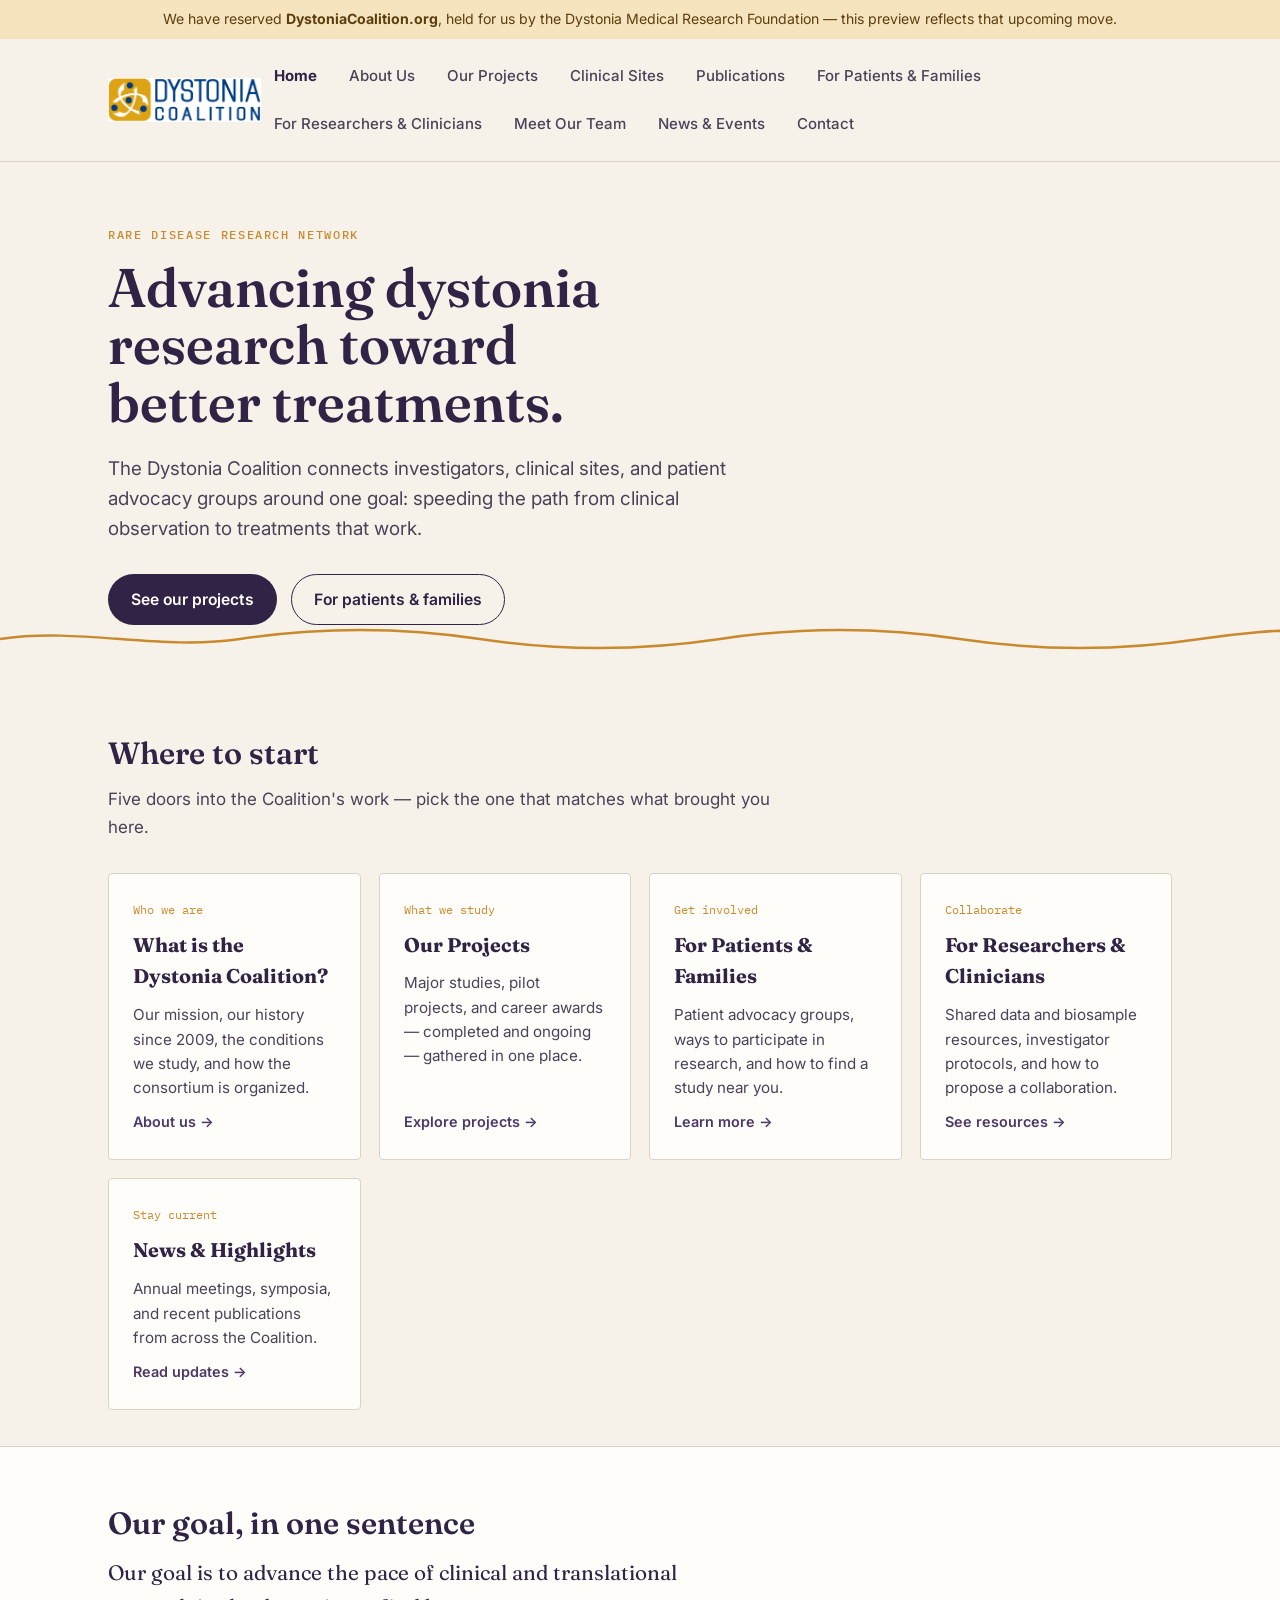
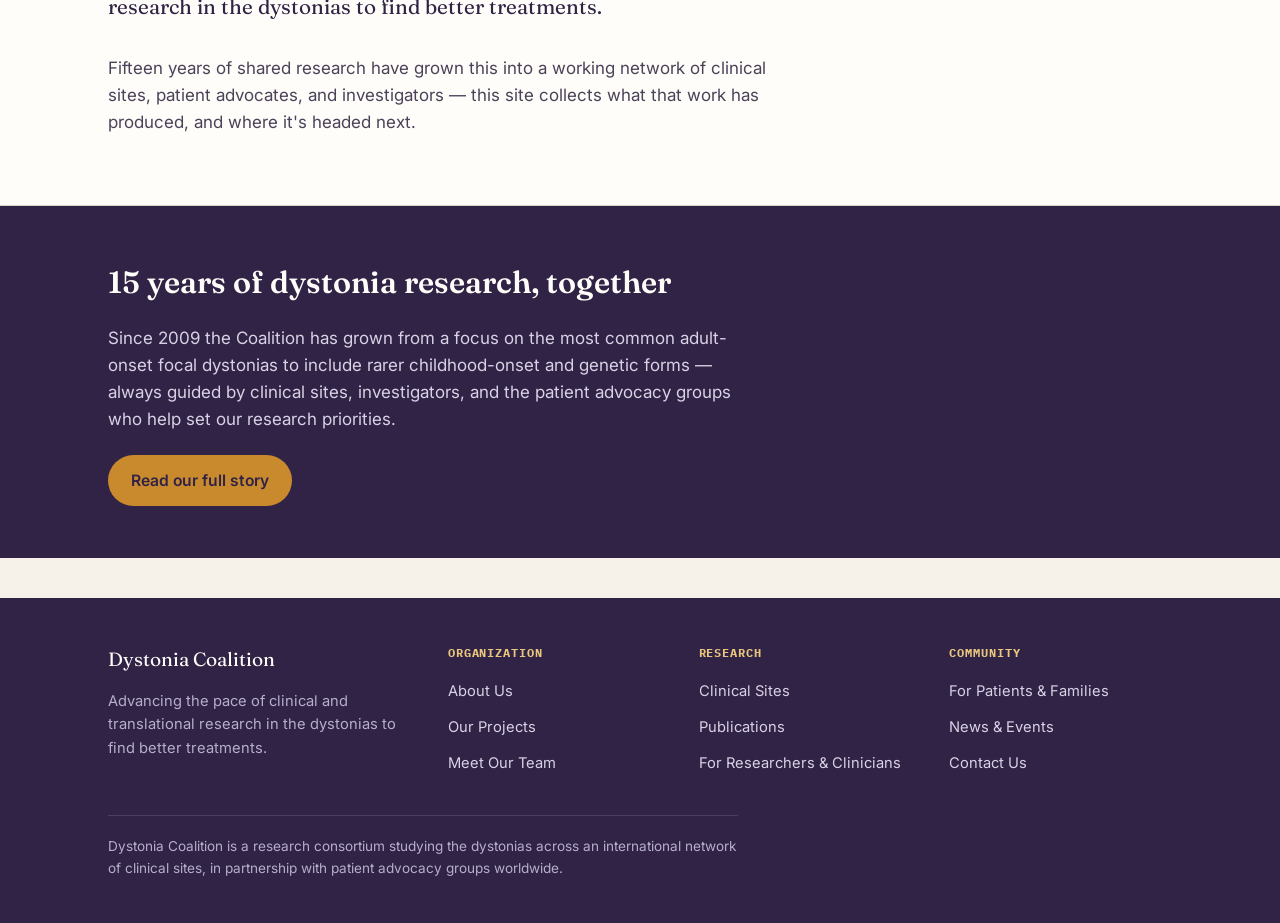
<file: index.html>
<!DOCTYPE html>
<html lang="en">
<head>
<meta charset="UTF-8">
<meta name="viewport" content="width=device-width, initial-scale=1.0">
<title>Home · Dystonia Coalition</title>
<meta name="description" content="The Dystonia Coalition advances clinical and translational research in the dystonias to find better treatments.">
<link rel="stylesheet" href="assets/style.css">
</head>
<body>
<div class="notice">We have reserved <strong>DystoniaCoalition.org</strong>, held for us by the Dystonia Medical Research Foundation — this preview reflects that upcoming move.</div>
<header class="site-header">
  <div class="wrap">
    <a class="brand" href="index.html">
      <img class="brand-mark" src="assets/DC-Logo.jpg" alt="Dystonia Coalition">
    </a>
    <button class="nav-toggle" aria-expanded="false" aria-label="Toggle menu">Menu</button>
    <nav class="primary-nav" aria-label="Primary">
      <ul>
        <li><a href="index.html" aria-current="page">Home</a></li>
        <li><a href="about.html">About Us</a></li>
        <li><a href="projects.html">Our Projects</a></li>
        <li><a href="sites.html">Clinical Sites</a></li>
        <li><a href="publications.html">Publications</a></li>
        <li><a href="patients.html">For Patients & Families</a></li>
        <li><a href="researchers.html">For Researchers & Clinicians</a></li>
        <li><a href="team.html">Meet Our Team</a></li>
        <li><a href="news.html">News & Events</a></li>
        <li><a href="contact.html">Contact</a></li>
      </ul>
    </nav>
  </div>
</header>
<main>

<section class="hero">
  <div class="wrap">
    <p class="eyebrow">Rare disease research network</p>
    <h1>Advancing dystonia research toward better treatments.</h1>
    <p class="lede">The Dystonia Coalition connects investigators, clinical sites, and patient advocacy groups around one goal: speeding the path from clinical observation to treatments that work.</p>
    <div class="hero-actions">
      <a class="btn btn-primary" href="projects.html">See our projects</a>
      <a class="btn btn-ghost" href="patients.html">For patients &amp; families</a>
    </div>
  </div>
  <svg class="wave-divider" viewBox="0 0 1120 28" xmlns="http://www.w3.org/2000/svg" preserveAspectRatio="none" aria-hidden="true">
<path d="M0 14 C 70 2, 140 26, 210 14 S 350 2, 420 14 S 560 26, 630 14 S 770 2, 840 14 S 980 26, 1050 14 S 1190 2, 1120 14" />
</svg>
</section>

<section class="tight">
  <div class="wrap">
    <h2 class="section-title">Where to start</h2>
    <p class="section-dek">Five doors into the Coalition's work — pick the one that matches what brought you here.</p>
    <div class="topic-grid">
      <a class="topic-card" href="about.html">
        <span class="idx">Who we are</span>
        <h3>What is the Dystonia Coalition?</h3>
        <p>Our mission, our history since 2009, the conditions we study, and how the consortium is organized.</p>
        <span class="go">About us →</span>
      </a>
      <a class="topic-card" href="projects.html">
        <span class="idx">What we study</span>
        <h3>Our Projects</h3>
        <p>Major studies, pilot projects, and career awards — completed and ongoing — gathered in one place.</p>
        <span class="go">Explore projects →</span>
      </a>
      <a class="topic-card" href="patients.html">
        <span class="idx">Get involved</span>
        <h3>For Patients &amp; Families</h3>
        <p>Patient advocacy groups, ways to participate in research, and how to find a study near you.</p>
        <span class="go">Learn more →</span>
      </a>
      <a class="topic-card" href="researchers.html">
        <span class="idx">Collaborate</span>
        <h3>For Researchers &amp; Clinicians</h3>
        <p>Shared data and biosample resources, investigator protocols, and how to propose a collaboration.</p>
        <span class="go">See resources →</span>
      </a>
      <a class="topic-card" href="news.html">
        <span class="idx">Stay current</span>
        <h3>News &amp; Highlights</h3>
        <p>Annual meetings, symposia, and recent publications from across the Coalition.</p>
        <span class="go">Read updates →</span>
      </a>
    </div>
  </div>
</section>

<section class="panel">
  <div class="wrap">
    <h2 class="section-title">Our goal, in one sentence</h2>
    <p class="section-dek" style="font-family: var(--display); font-size: 1.3rem; color: var(--plum-deep); max-width: 46ch;">
      Our goal is to advance the pace of clinical and translational research in the dystonias to find better treatments.
    </p>
    <p style="color:var(--ink-soft); max-width: 62ch;">Fifteen years of shared research have grown this into a working network of clinical sites, patient advocates, and investigators — this site collects what that work has produced, and where it's headed next.</p>
  </div>
</section>

<section class="deep">
  <div class="wrap">
    <h2 class="section-title">15 years of dystonia research, together</h2>
    <p style="max-width:60ch;">Since 2009 the Coalition has grown from a focus on the most common adult-onset focal dystonias to include rarer childhood-onset and genetic forms — always guided by clinical sites, investigators, and the patient advocacy groups who help set our research priorities.</p>
    <div class="hero-actions" style="margin-top:22px;">
      <a class="btn btn-gold" href="about.html">Read our full story</a>
    </div>
  </div>
</section>

</main>
<footer class="site-footer">
  <div class="wrap">
    <div class="foot-grid">
      <div>
        <div class="foot-brand">Dystonia Coalition</div>
        <p style="max-width:32ch;color:#B6AECB;font-size:0.92rem;">Advancing the pace of clinical and translational research in the dystonias to find better treatments.</p>
      </div>
      <div>
        <h5>Organization</h5>
        <ul>
          <li><a href="about.html">About Us</a></li>
          <li><a href="projects.html">Our Projects</a></li>
          <li><a href="team.html">Meet Our Team</a></li>
        </ul>
      </div>
      <div>
        <h5>Research</h5>
        <ul>
          <li><a href="sites.html">Clinical Sites</a></li>
          <li><a href="publications.html">Publications</a></li>
          <li><a href="researchers.html">For Researchers &amp; Clinicians</a></li>
        </ul>
      </div>
      <div>
        <h5>Community</h5>
        <ul>
          <li><a href="patients.html">For Patients &amp; Families</a></li>
          <li><a href="news.html">News &amp; Events</a></li>
          <li><a href="contact.html">Contact Us</a></li>
        </ul>
      </div>
    </div>
    <p class="foot-note">Dystonia Coalition is a research consortium studying the dystonias across an international network of clinical sites, in partnership with patient advocacy groups worldwide.</p>
  </div>
</footer>
<script src="assets/script.js"></script>
</body>
</html>
</file>
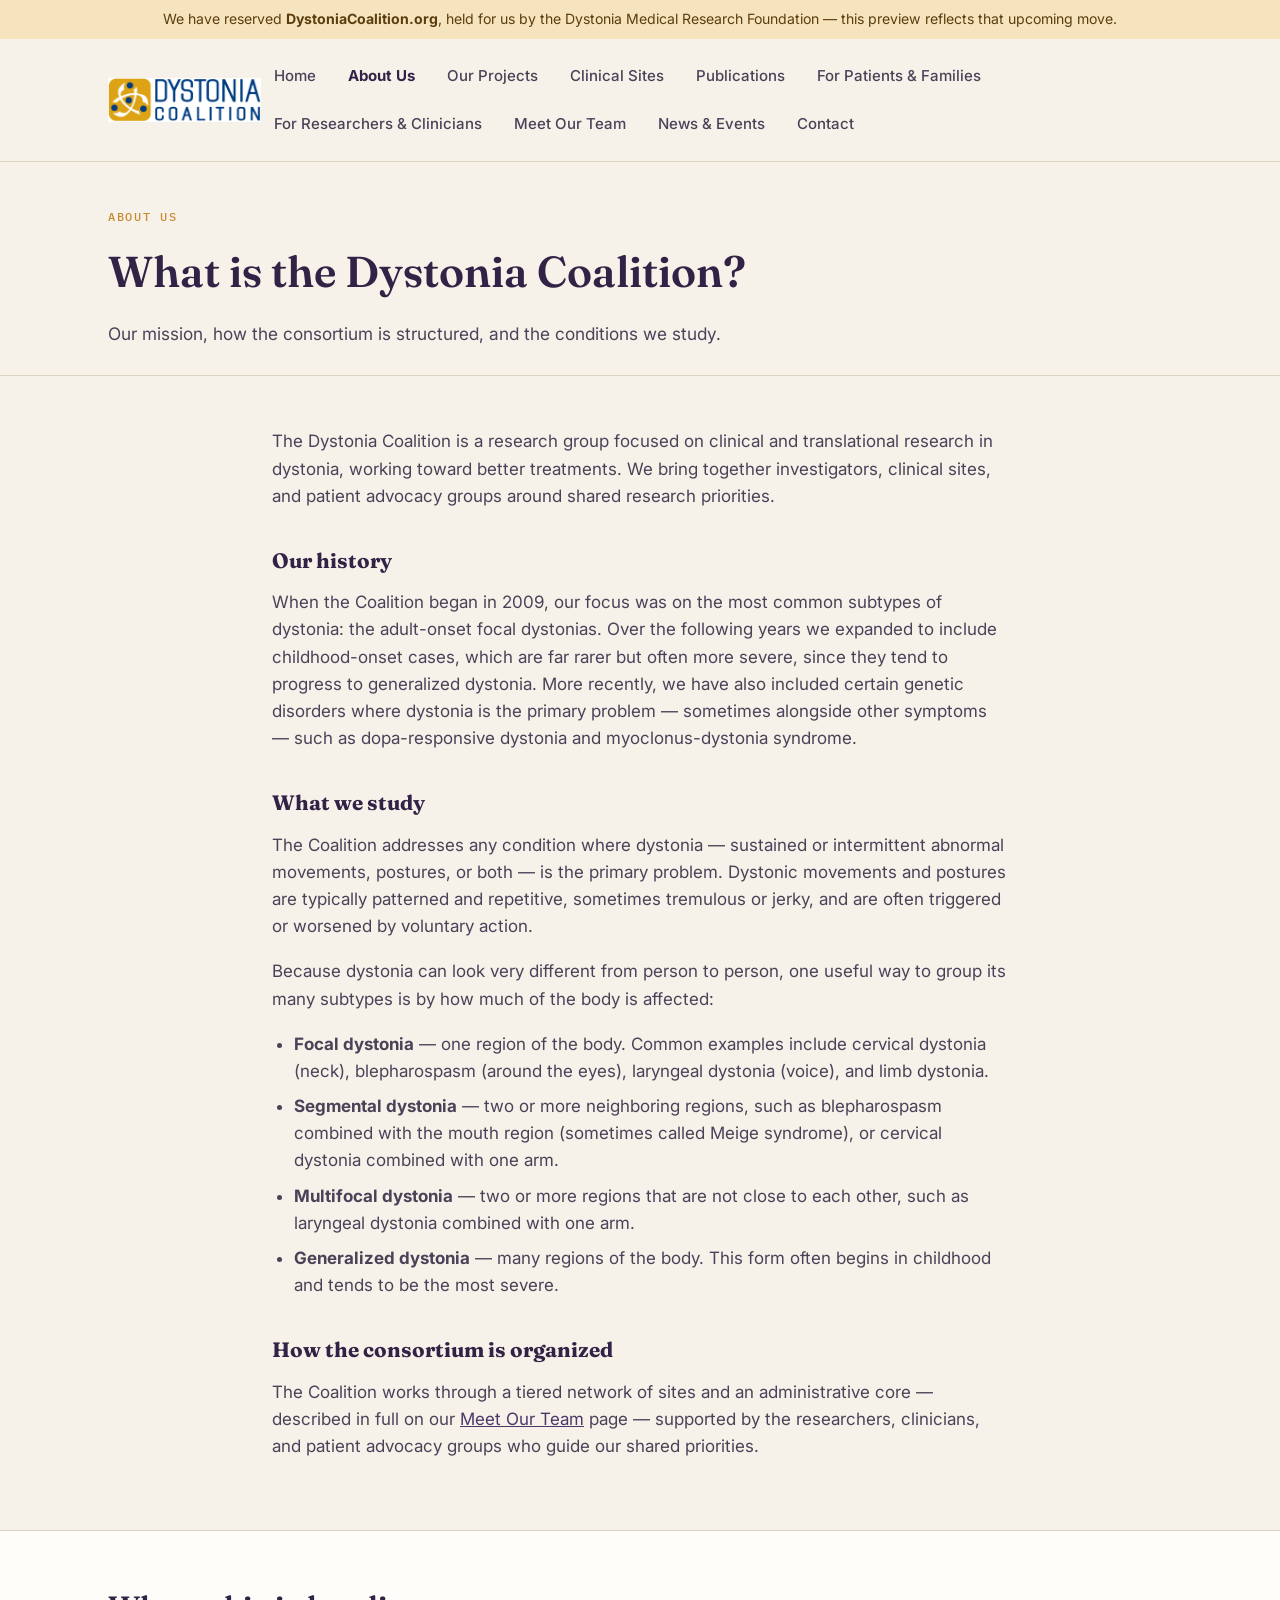
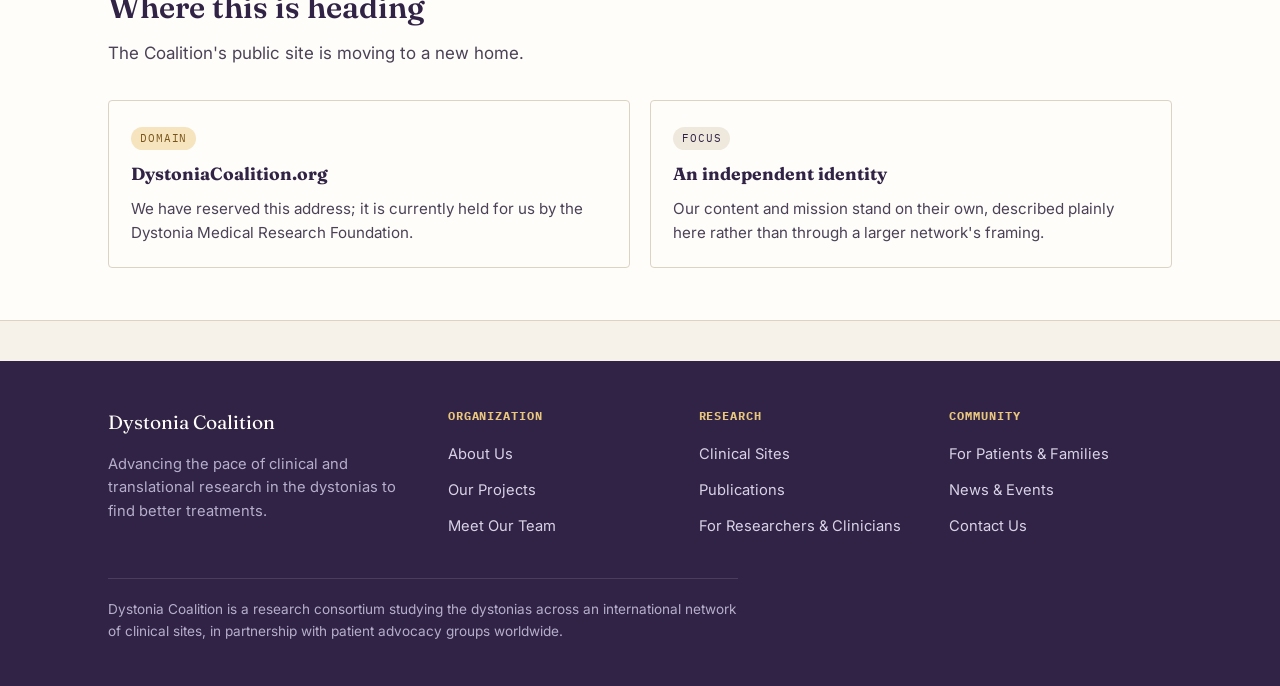
<file: about.html>
<!DOCTYPE html>
<html lang="en">
<head>
<meta charset="UTF-8">
<meta name="viewport" content="width=device-width, initial-scale=1.0">
<title>About Us · Dystonia Coalition</title>
<meta name="description" content="The Dystonia Coalition's mission, history, and the conditions we study.">
<link rel="stylesheet" href="assets/style.css">
</head>
<body>
<div class="notice">We have reserved <strong>DystoniaCoalition.org</strong>, held for us by the Dystonia Medical Research Foundation — this preview reflects that upcoming move.</div>
<header class="site-header">
  <div class="wrap">
    <a class="brand" href="index.html">
      <img class="brand-mark" src="assets/DC-Logo.jpg" alt="Dystonia Coalition">
    </a>
    <button class="nav-toggle" aria-expanded="false" aria-label="Toggle menu">Menu</button>
    <nav class="primary-nav" aria-label="Primary">
      <ul>
        <li><a href="index.html">Home</a></li>
        <li><a href="about.html" aria-current="page">About Us</a></li>
        <li><a href="projects.html">Our Projects</a></li>
        <li><a href="sites.html">Clinical Sites</a></li>
        <li><a href="publications.html">Publications</a></li>
        <li><a href="patients.html">For Patients & Families</a></li>
        <li><a href="researchers.html">For Researchers & Clinicians</a></li>
        <li><a href="team.html">Meet Our Team</a></li>
        <li><a href="news.html">News & Events</a></li>
        <li><a href="contact.html">Contact</a></li>
      </ul>
    </nav>
  </div>
</header>
<main>

<section class="page-head">
  <div class="wrap">
    <p class="eyebrow">About us</p>
    <h1>What is the Dystonia Coalition?</h1>
    <p class="dek">Our mission, how the consortium is structured, and the conditions we study.</p>
  </div>
</section>

<section>
  <div class="wrap prose">
    <p>The Dystonia Coalition is a research group focused on clinical and translational research in dystonia, working toward better treatments. We bring together investigators, clinical sites, and patient advocacy groups around shared research priorities.</p>

    <h3>Our history</h3>
    <p>When the Coalition began in 2009, our focus was on the most common subtypes of dystonia: the adult-onset focal dystonias. Over the following years we expanded to include childhood-onset cases, which are far rarer but often more severe, since they tend to progress to generalized dystonia. More recently, we have also included certain genetic disorders where dystonia is the primary problem — sometimes alongside other symptoms — such as dopa-responsive dystonia and myoclonus-dystonia syndrome.</p>

    <h3>What we study</h3>
    <p>The Coalition addresses any condition where dystonia — sustained or intermittent abnormal movements, postures, or both — is the primary problem. Dystonic movements and postures are typically patterned and repetitive, sometimes tremulous or jerky, and are often triggered or worsened by voluntary action.</p>
    <p>Because dystonia can look very different from person to person, one useful way to group its many subtypes is by how much of the body is affected:</p>
    <ul>
      <li><strong>Focal dystonia</strong> — one region of the body. Common examples include cervical dystonia (neck), blepharospasm (around the eyes), laryngeal dystonia (voice), and limb dystonia.</li>
      <li><strong>Segmental dystonia</strong> — two or more neighboring regions, such as blepharospasm combined with the mouth region (sometimes called Meige syndrome), or cervical dystonia combined with one arm.</li>
      <li><strong>Multifocal dystonia</strong> — two or more regions that are not close to each other, such as laryngeal dystonia combined with one arm.</li>
      <li><strong>Generalized dystonia</strong> — many regions of the body. This form often begins in childhood and tends to be the most severe.</li>
    </ul>

    <h3>How the consortium is organized</h3>
    <p>The Coalition works through a tiered network of sites and an administrative core — described in full on our <a href="team.html">Meet Our Team</a> page — supported by the researchers, clinicians, and patient advocacy groups who guide our shared priorities.</p>
  </div>
</section>

<section class="panel">
  <div class="wrap">
    <h2 class="section-title">Where this is heading</h2>
    <p class="section-dek">The Coalition's public site is moving to a new home.</p>
    <div class="card-grid">
      <div class="card">
        <span class="tag gold">Domain</span>
        <h4>DystoniaCoalition.org</h4>
        <p>We have reserved this address; it is currently held for us by the Dystonia Medical Research Foundation.</p>
      </div>
      <div class="card">
        <span class="tag">Focus</span>
        <h4>An independent identity</h4>
        <p>Our content and mission stand on their own, described plainly here rather than through a larger network's framing.</p>
      </div>
    </div>
  </div>
</section>

</main>
<footer class="site-footer">
  <div class="wrap">
    <div class="foot-grid">
      <div>
        <div class="foot-brand">Dystonia Coalition</div>
        <p style="max-width:32ch;color:#B6AECB;font-size:0.92rem;">Advancing the pace of clinical and translational research in the dystonias to find better treatments.</p>
      </div>
      <div>
        <h5>Organization</h5>
        <ul>
          <li><a href="about.html">About Us</a></li>
          <li><a href="projects.html">Our Projects</a></li>
          <li><a href="team.html">Meet Our Team</a></li>
        </ul>
      </div>
      <div>
        <h5>Research</h5>
        <ul>
          <li><a href="sites.html">Clinical Sites</a></li>
          <li><a href="publications.html">Publications</a></li>
          <li><a href="researchers.html">For Researchers &amp; Clinicians</a></li>
        </ul>
      </div>
      <div>
        <h5>Community</h5>
        <ul>
          <li><a href="patients.html">For Patients &amp; Families</a></li>
          <li><a href="news.html">News &amp; Events</a></li>
          <li><a href="contact.html">Contact Us</a></li>
        </ul>
      </div>
    </div>
    <p class="foot-note">Dystonia Coalition is a research consortium studying the dystonias across an international network of clinical sites, in partnership with patient advocacy groups worldwide.</p>
  </div>
</footer>
<script src="assets/script.js"></script>
</body>
</html>
</file>
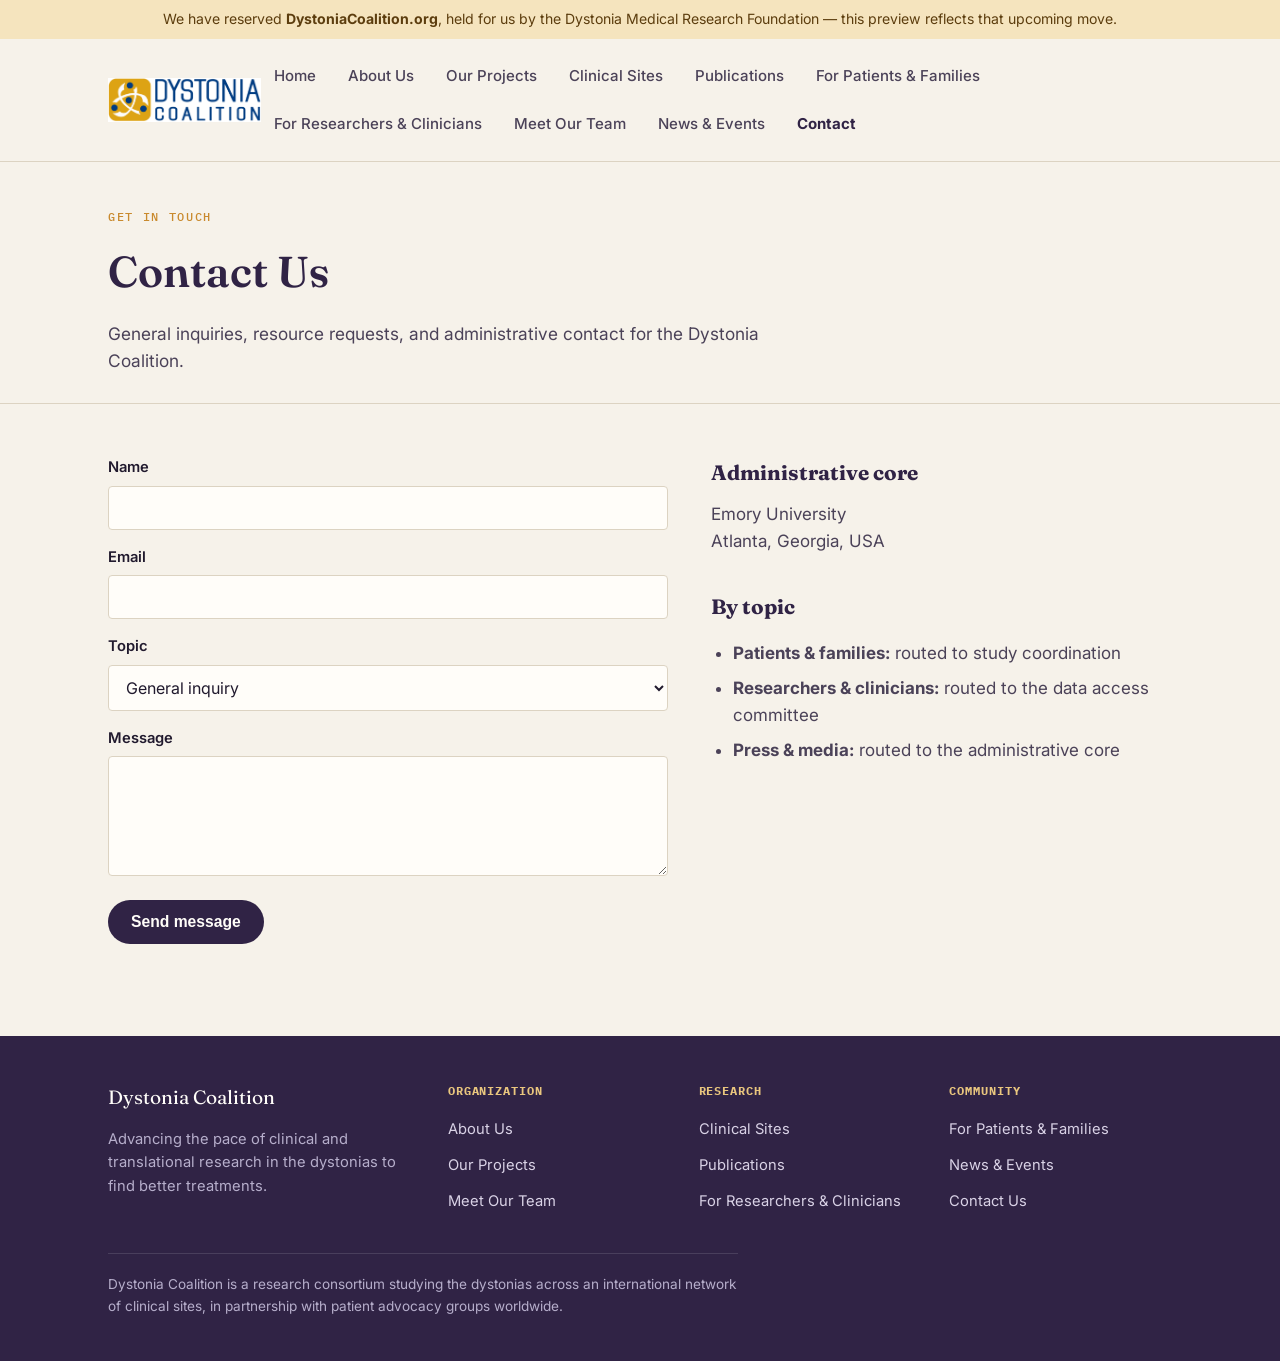
<file: contact.html>
<!DOCTYPE html>
<html lang="en">
<head>
<meta charset="UTF-8">
<meta name="viewport" content="width=device-width, initial-scale=1.0">
<title>Contact Us · Dystonia Coalition</title>
<meta name="description" content="Get in touch with the Dystonia Coalition.">
<link rel="stylesheet" href="assets/style.css">
</head>
<body>
<div class="notice">We have reserved <strong>DystoniaCoalition.org</strong>, held for us by the Dystonia Medical Research Foundation — this preview reflects that upcoming move.</div>
<header class="site-header">
  <div class="wrap">
    <a class="brand" href="index.html">
      <img class="brand-mark" src="assets/DC-Logo.jpg" alt="Dystonia Coalition">
    </a>
    <button class="nav-toggle" aria-expanded="false" aria-label="Toggle menu">Menu</button>
    <nav class="primary-nav" aria-label="Primary">
      <ul>
        <li><a href="index.html">Home</a></li>
        <li><a href="about.html">About Us</a></li>
        <li><a href="projects.html">Our Projects</a></li>
        <li><a href="sites.html">Clinical Sites</a></li>
        <li><a href="publications.html">Publications</a></li>
        <li><a href="patients.html">For Patients & Families</a></li>
        <li><a href="researchers.html">For Researchers & Clinicians</a></li>
        <li><a href="team.html">Meet Our Team</a></li>
        <li><a href="news.html">News & Events</a></li>
        <li><a href="contact.html" aria-current="page">Contact</a></li>
      </ul>
    </nav>
  </div>
</header>
<main>

<section class="page-head">
  <div class="wrap">
    <p class="eyebrow">Get in touch</p>
    <h1>Contact Us</h1>
    <p class="dek">General inquiries, resource requests, and administrative contact for the Dystonia Coalition.</p>
  </div>
</section>

<section>
  <div class="wrap" style="display:grid; grid-template-columns: 1.1fr 0.9fr; gap:40px;">
    <form class="stack" action="https://formsubmit.co/el/wukale" method="post">
      <input type="hidden" name="_subject" value="New Contact Us submission — Dystonia Coalition site">
      <input type="hidden" name="_template" value="table">
      <div>
        <label for="c-name">Name</label>
        <input type="text" id="c-name" name="name" required>
      </div>
      <div>
        <label for="c-email">Email</label>
        <input type="email" id="c-email" name="email" required>
      </div>
      <div>
        <label for="c-topic">Topic</label>
        <select id="c-topic" name="topic">
          <option>General inquiry</option>
          <option>Join a research study</option>
          <option>Request data or samples</option>
          <option>Investigator collaboration</option>
          <option>Media &amp; press</option>
        </select>
      </div>
      <div>
        <label for="c-message">Message</label>
        <textarea id="c-message" name="message" required></textarea>
      </div>
      <div>
        <button class="btn btn-primary" type="submit">Send message</button>
      </div>
    </form>
    <div class="prose">
      <h3 style="margin-top:0;">Administrative core</h3>
      <p>Emory University<br>Atlanta, Georgia, USA</p>
      <h3>By topic</h3>
      <ul>
        <li><strong>Patients &amp; families:</strong> routed to study coordination</li>
        <li><strong>Researchers &amp; clinicians:</strong> routed to the data access committee</li>
        <li><strong>Press &amp; media:</strong> routed to the administrative core</li>
      </ul>
    </div>
  </div>
</section>

</main>
<footer class="site-footer">
  <div class="wrap">
    <div class="foot-grid">
      <div>
        <div class="foot-brand">Dystonia Coalition</div>
        <p style="max-width:32ch;color:#B6AECB;font-size:0.92rem;">Advancing the pace of clinical and translational research in the dystonias to find better treatments.</p>
      </div>
      <div>
        <h5>Organization</h5>
        <ul>
          <li><a href="about.html">About Us</a></li>
          <li><a href="projects.html">Our Projects</a></li>
          <li><a href="team.html">Meet Our Team</a></li>
        </ul>
      </div>
      <div>
        <h5>Research</h5>
        <ul>
          <li><a href="sites.html">Clinical Sites</a></li>
          <li><a href="publications.html">Publications</a></li>
          <li><a href="researchers.html">For Researchers &amp; Clinicians</a></li>
        </ul>
      </div>
      <div>
        <h5>Community</h5>
        <ul>
          <li><a href="patients.html">For Patients &amp; Families</a></li>
          <li><a href="news.html">News &amp; Events</a></li>
          <li><a href="contact.html">Contact Us</a></li>
        </ul>
      </div>
    </div>
    <p class="foot-note">Dystonia Coalition is a research consortium studying the dystonias across an international network of clinical sites, in partnership with patient advocacy groups worldwide.</p>
  </div>
</footer>
<script src="assets/script.js"></script>
</body>
</html>
</file>
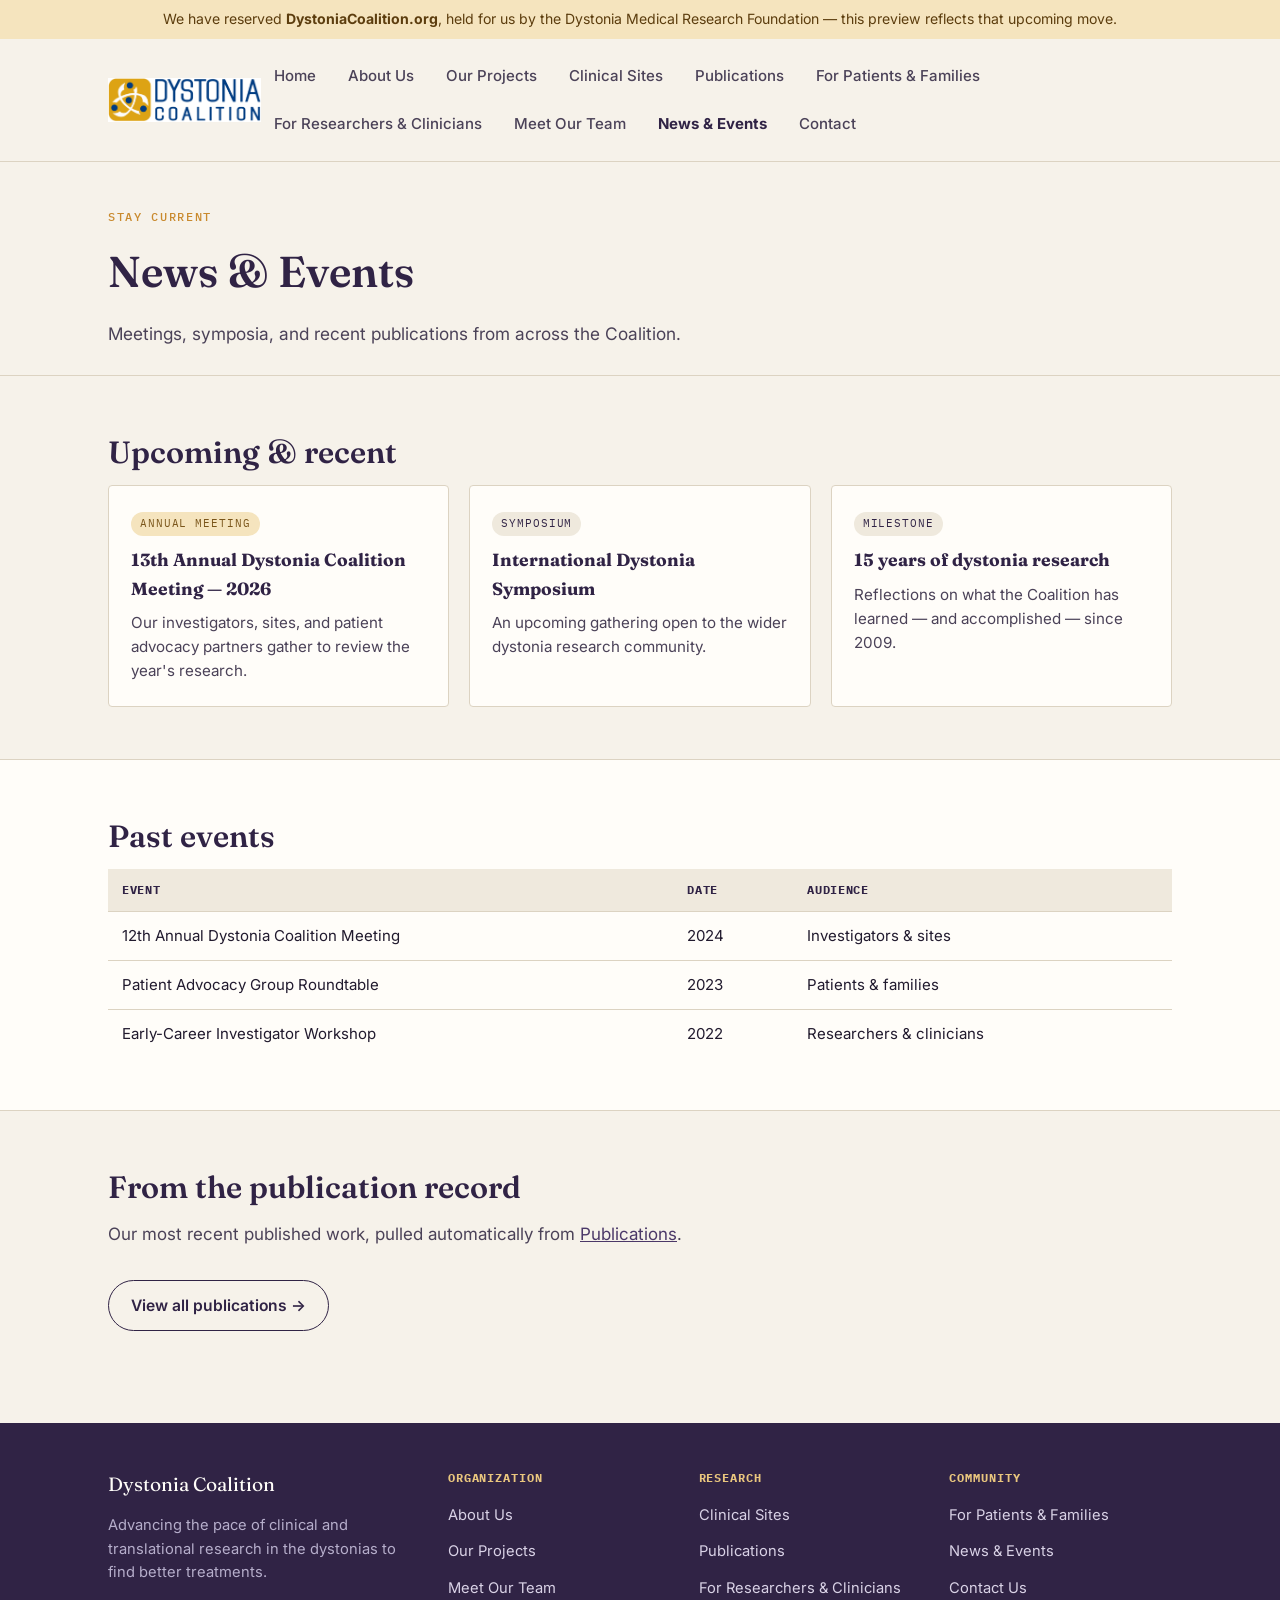
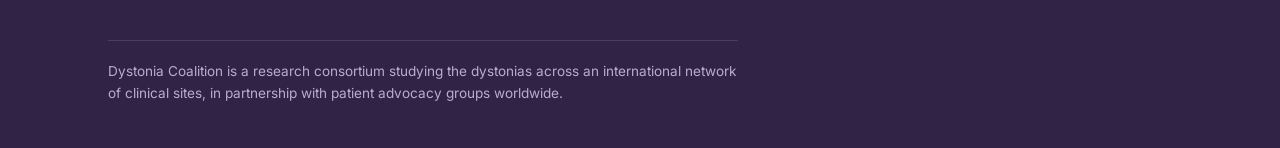
<file: news.html>
<!DOCTYPE html>
<html lang="en">
<head>
<meta charset="UTF-8">
<meta name="viewport" content="width=device-width, initial-scale=1.0">
<title>News & Events · Dystonia Coalition</title>
<meta name="description" content="Meetings, symposia, and recent milestones from the Dystonia Coalition.">
<link rel="stylesheet" href="assets/style.css">
</head>
<body>
<div class="notice">We have reserved <strong>DystoniaCoalition.org</strong>, held for us by the Dystonia Medical Research Foundation — this preview reflects that upcoming move.</div>
<header class="site-header">
  <div class="wrap">
    <a class="brand" href="index.html">
      <img class="brand-mark" src="assets/DC-Logo.jpg" alt="Dystonia Coalition">
    </a>
    <button class="nav-toggle" aria-expanded="false" aria-label="Toggle menu">Menu</button>
    <nav class="primary-nav" aria-label="Primary">
      <ul>
        <li><a href="index.html">Home</a></li>
        <li><a href="about.html">About Us</a></li>
        <li><a href="projects.html">Our Projects</a></li>
        <li><a href="sites.html">Clinical Sites</a></li>
        <li><a href="publications.html">Publications</a></li>
        <li><a href="patients.html">For Patients & Families</a></li>
        <li><a href="researchers.html">For Researchers & Clinicians</a></li>
        <li><a href="team.html">Meet Our Team</a></li>
        <li><a href="news.html" aria-current="page">News & Events</a></li>
        <li><a href="contact.html">Contact</a></li>
      </ul>
    </nav>
  </div>
</header>
<main>

<section class="page-head">
  <div class="wrap">
    <p class="eyebrow">Stay current</p>
    <h1>News &amp; Events</h1>
    <p class="dek">Meetings, symposia, and recent publications from across the Coalition.</p>
  </div>
</section>

<section>
  <div class="wrap">
    <h2 class="section-title">Upcoming &amp; recent</h2>
    <div class="card-grid">
      <div class="card">
        <span class="tag gold">Annual meeting</span>
        <h4>13th Annual Dystonia Coalition Meeting — 2026</h4>
        <p>Our investigators, sites, and patient advocacy partners gather to review the year's research.</p>
      </div>
      <div class="card">
        <span class="tag">Symposium</span>
        <h4>International Dystonia Symposium</h4>
        <p>An upcoming gathering open to the wider dystonia research community.</p>
      </div>
      <div class="card">
        <span class="tag">Milestone</span>
        <h4>15 years of dystonia research</h4>
        <p>Reflections on what the Coalition has learned — and accomplished — since 2009.</p>
      </div>
    </div>
  </div>
</section>

<section class="panel">
  <div class="wrap">
    <h2 class="section-title">Past events</h2>
    <table class="data">
      <thead><tr><th>Event</th><th>Date</th><th>Audience</th></tr></thead>
      <tbody>
        <tr><td>12th Annual Dystonia Coalition Meeting</td><td>2024</td><td>Investigators &amp; sites</td></tr>
        <tr><td>Patient Advocacy Group Roundtable</td><td>2023</td><td>Patients &amp; families</td></tr>
        <tr><td>Early-Career Investigator Workshop</td><td>2022</td><td>Researchers &amp; clinicians</td></tr>
      </tbody>
    </table>
  </div>
</section>

<section>
  <div class="wrap">
    <h2 class="section-title">From the publication record</h2>
    <p class="section-dek">Our most recent published work, pulled automatically from <a href="publications.html">Publications</a>.</p>
    <a class="btn btn-ghost" href="publications.html">View all publications →</a>
  </div>
</section>

</main>
<footer class="site-footer">
  <div class="wrap">
    <div class="foot-grid">
      <div>
        <div class="foot-brand">Dystonia Coalition</div>
        <p style="max-width:32ch;color:#B6AECB;font-size:0.92rem;">Advancing the pace of clinical and translational research in the dystonias to find better treatments.</p>
      </div>
      <div>
        <h5>Organization</h5>
        <ul>
          <li><a href="about.html">About Us</a></li>
          <li><a href="projects.html">Our Projects</a></li>
          <li><a href="team.html">Meet Our Team</a></li>
        </ul>
      </div>
      <div>
        <h5>Research</h5>
        <ul>
          <li><a href="sites.html">Clinical Sites</a></li>
          <li><a href="publications.html">Publications</a></li>
          <li><a href="researchers.html">For Researchers &amp; Clinicians</a></li>
        </ul>
      </div>
      <div>
        <h5>Community</h5>
        <ul>
          <li><a href="patients.html">For Patients &amp; Families</a></li>
          <li><a href="news.html">News &amp; Events</a></li>
          <li><a href="contact.html">Contact Us</a></li>
        </ul>
      </div>
    </div>
    <p class="foot-note">Dystonia Coalition is a research consortium studying the dystonias across an international network of clinical sites, in partnership with patient advocacy groups worldwide.</p>
  </div>
</footer>
<script src="assets/script.js"></script>
</body>
</html>
</file>
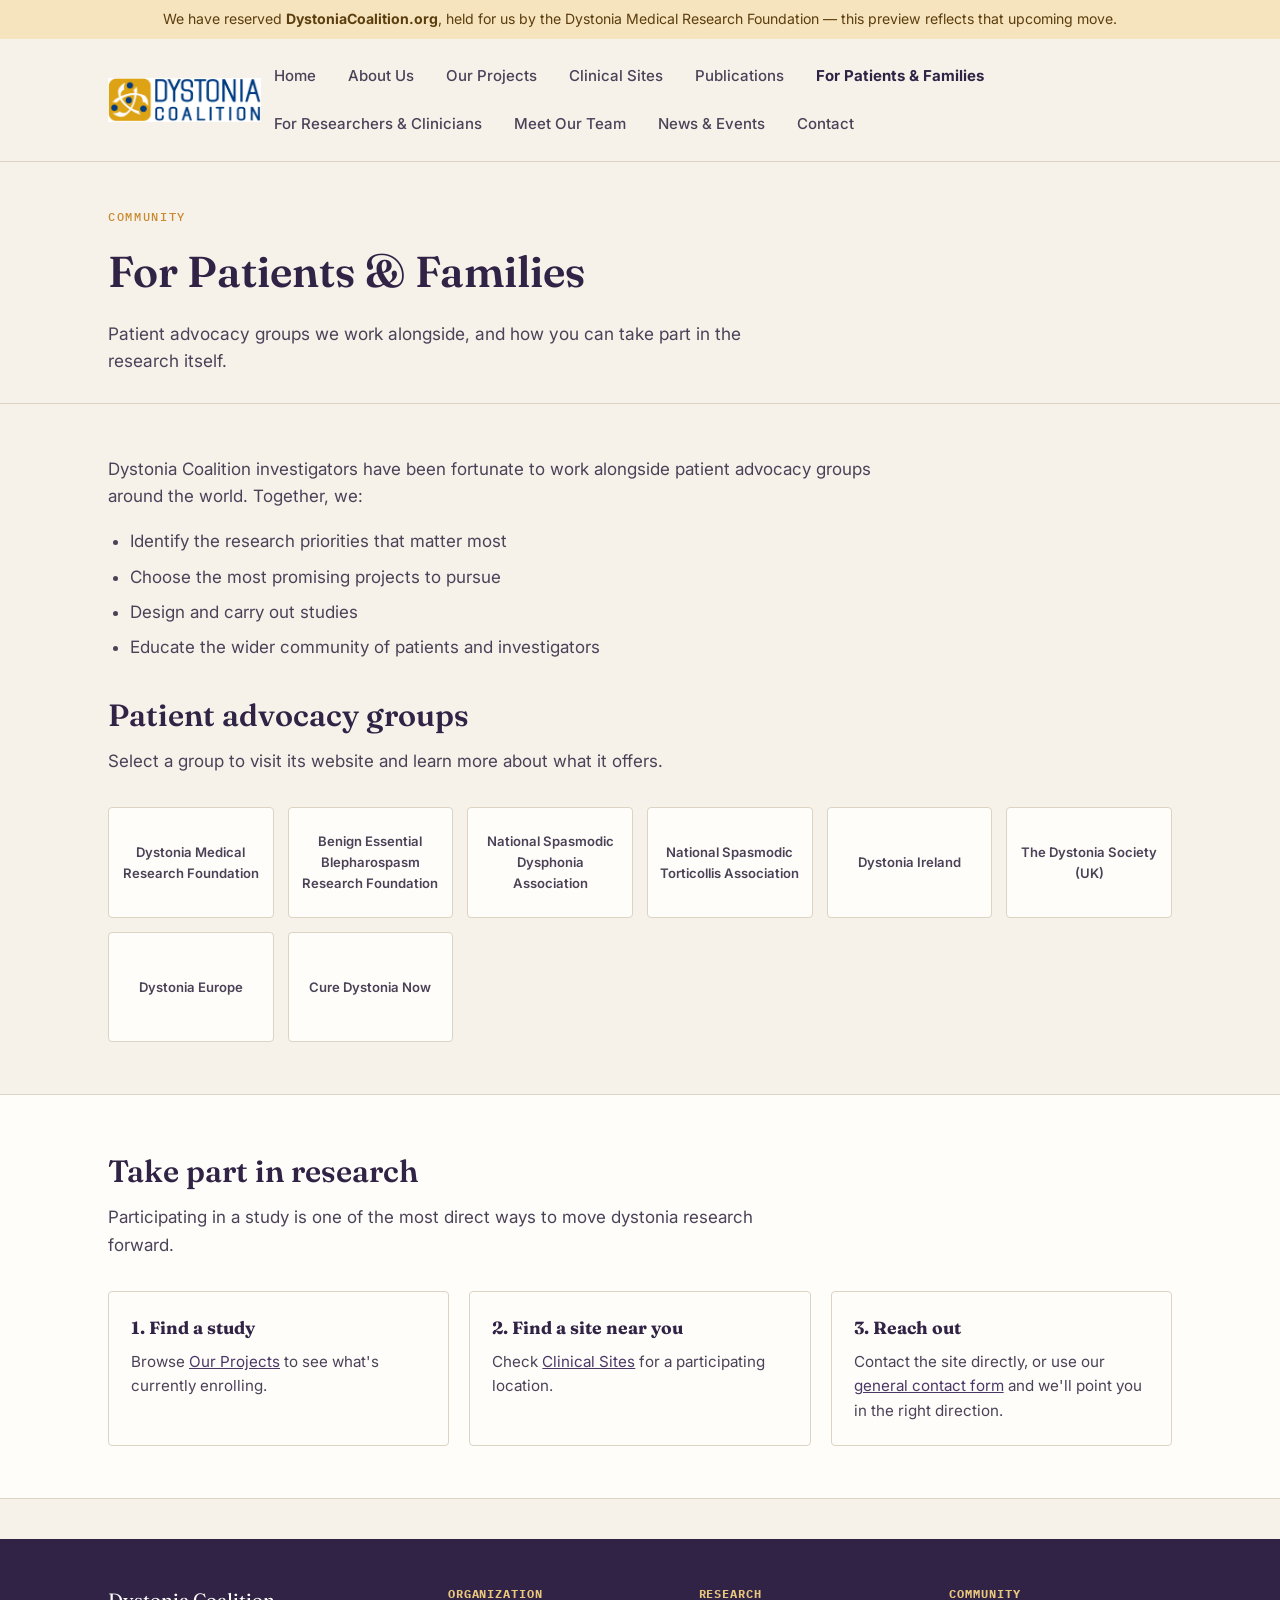
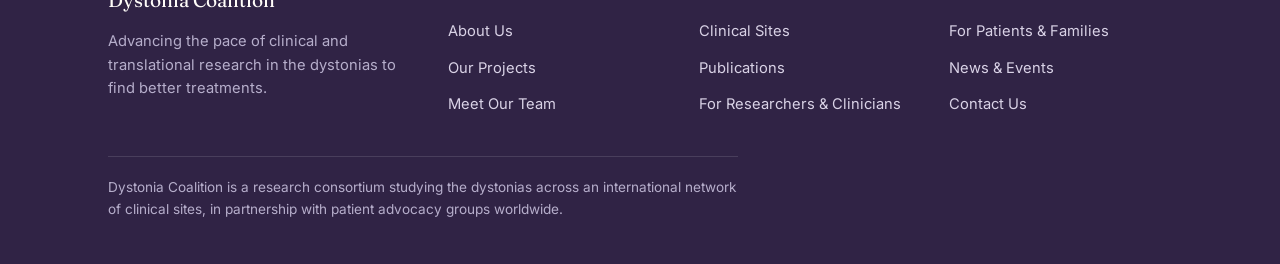
<file: patients.html>
<!DOCTYPE html>
<html lang="en">
<head>
<meta charset="UTF-8">
<meta name="viewport" content="width=device-width, initial-scale=1.0">
<title>For Patients & Families · Dystonia Coalition</title>
<meta name="description" content="Patient advocacy groups and how to take part in Dystonia Coalition research.">
<link rel="stylesheet" href="assets/style.css">
</head>
<body>
<div class="notice">We have reserved <strong>DystoniaCoalition.org</strong>, held for us by the Dystonia Medical Research Foundation — this preview reflects that upcoming move.</div>
<header class="site-header">
  <div class="wrap">
    <a class="brand" href="index.html">
      <img class="brand-mark" src="assets/DC-Logo.jpg" alt="Dystonia Coalition">
    </a>
    <button class="nav-toggle" aria-expanded="false" aria-label="Toggle menu">Menu</button>
    <nav class="primary-nav" aria-label="Primary">
      <ul>
        <li><a href="index.html">Home</a></li>
        <li><a href="about.html">About Us</a></li>
        <li><a href="projects.html">Our Projects</a></li>
        <li><a href="sites.html">Clinical Sites</a></li>
        <li><a href="publications.html">Publications</a></li>
        <li><a href="patients.html" aria-current="page">For Patients & Families</a></li>
        <li><a href="researchers.html">For Researchers & Clinicians</a></li>
        <li><a href="team.html">Meet Our Team</a></li>
        <li><a href="news.html">News & Events</a></li>
        <li><a href="contact.html">Contact</a></li>
      </ul>
    </nav>
  </div>
</header>
<main>

<section class="page-head">
  <div class="wrap">
    <p class="eyebrow">Community</p>
    <h1>For Patients &amp; Families</h1>
    <p class="dek">Patient advocacy groups we work alongside, and how you can take part in the research itself.</p>
  </div>
</section>

<section>
  <div class="wrap">
    <div class="prose" style="margin-bottom:30px;">
      <p>Dystonia Coalition investigators have been fortunate to work alongside patient advocacy groups around the world. Together, we:</p>
      <ul>
        <li>Identify the research priorities that matter most</li>
        <li>Choose the most promising projects to pursue</li>
        <li>Design and carry out studies</li>
        <li>Educate the wider community of patients and investigators</li>
      </ul>
    </div>
    <h2 class="section-title">Patient advocacy groups</h2>
    <p class="section-dek">Select a group to visit its website and learn more about what it offers.</p>
    <div class="pag-grid">
      <a class="pag-tile" href="#">Dystonia Medical Research Foundation</a>
      <a class="pag-tile" href="#">Benign Essential Blepharospasm Research Foundation</a>
      <a class="pag-tile" href="#">National Spasmodic Dysphonia Association</a>
      <a class="pag-tile" href="#">National Spasmodic Torticollis Association</a>
      <a class="pag-tile" href="#">Dystonia Ireland</a>
      <a class="pag-tile" href="#">The Dystonia Society (UK)</a>
      <a class="pag-tile" href="#">Dystonia Europe</a>
      <a class="pag-tile" href="#">Cure Dystonia Now</a>
    </div>
  </div>
</section>

<section class="panel">
  <div class="wrap">
    <h2 class="section-title">Take part in research</h2>
    <p class="section-dek">Participating in a study is one of the most direct ways to move dystonia research forward.</p>
    <div class="card-grid">
      <div class="card"><h4>1. Find a study</h4><p>Browse <a href="projects.html">Our Projects</a> to see what's currently enrolling.</p></div>
      <div class="card"><h4>2. Find a site near you</h4><p>Check <a href="sites.html">Clinical Sites</a> for a participating location.</p></div>
      <div class="card"><h4>3. Reach out</h4><p>Contact the site directly, or use our <a href="contact.html">general contact form</a> and we'll point you in the right direction.</p></div>
    </div>
  </div>
</section>

</main>
<footer class="site-footer">
  <div class="wrap">
    <div class="foot-grid">
      <div>
        <div class="foot-brand">Dystonia Coalition</div>
        <p style="max-width:32ch;color:#B6AECB;font-size:0.92rem;">Advancing the pace of clinical and translational research in the dystonias to find better treatments.</p>
      </div>
      <div>
        <h5>Organization</h5>
        <ul>
          <li><a href="about.html">About Us</a></li>
          <li><a href="projects.html">Our Projects</a></li>
          <li><a href="team.html">Meet Our Team</a></li>
        </ul>
      </div>
      <div>
        <h5>Research</h5>
        <ul>
          <li><a href="sites.html">Clinical Sites</a></li>
          <li><a href="publications.html">Publications</a></li>
          <li><a href="researchers.html">For Researchers &amp; Clinicians</a></li>
        </ul>
      </div>
      <div>
        <h5>Community</h5>
        <ul>
          <li><a href="patients.html">For Patients &amp; Families</a></li>
          <li><a href="news.html">News &amp; Events</a></li>
          <li><a href="contact.html">Contact Us</a></li>
        </ul>
      </div>
    </div>
    <p class="foot-note">Dystonia Coalition is a research consortium studying the dystonias across an international network of clinical sites, in partnership with patient advocacy groups worldwide.</p>
  </div>
</footer>
<script src="assets/script.js"></script>
</body>
</html>
</file>
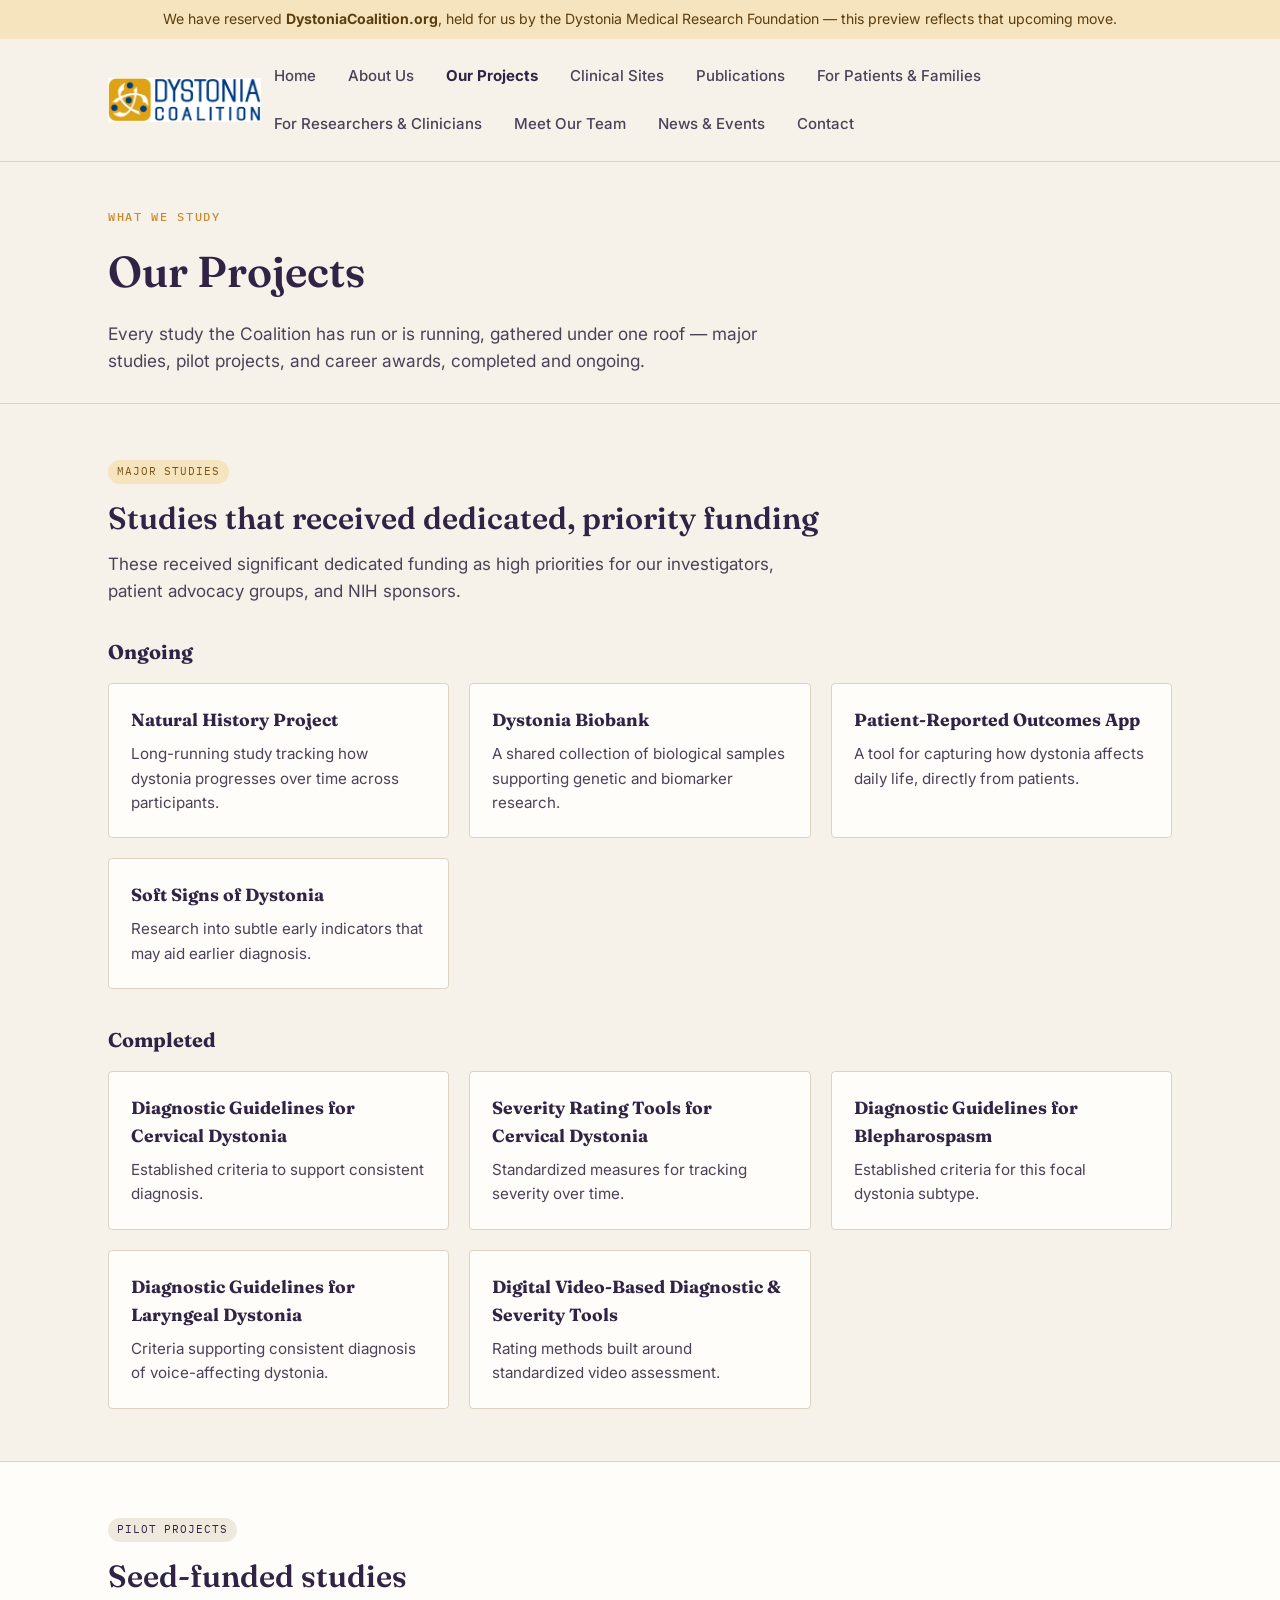
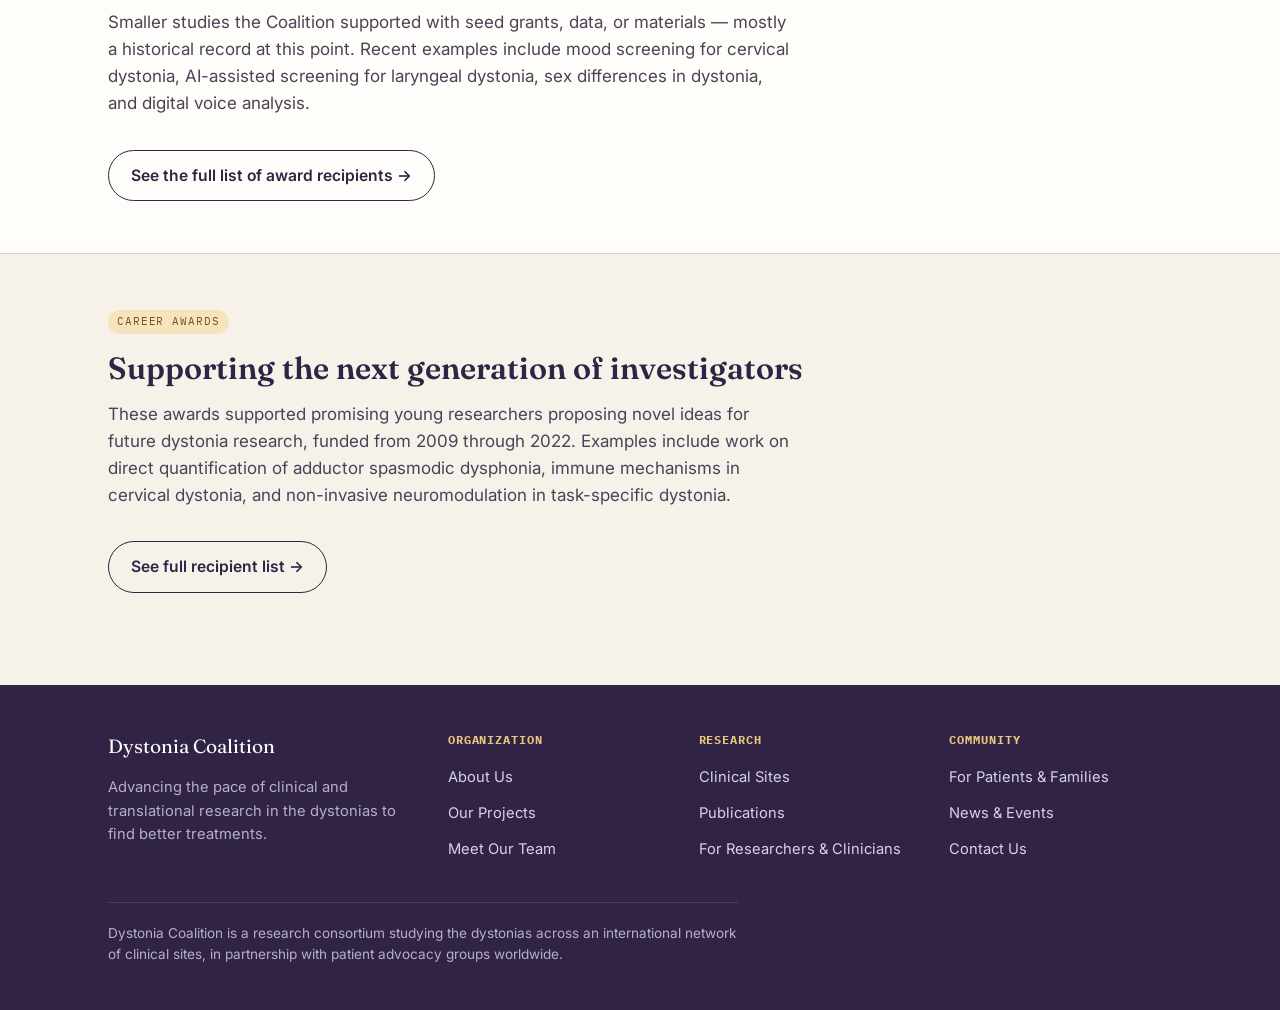
<file: projects.html>
<!DOCTYPE html>
<html lang="en">
<head>
<meta charset="UTF-8">
<meta name="viewport" content="width=device-width, initial-scale=1.0">
<title>Our Projects · Dystonia Coalition</title>
<meta name="description" content="Major studies, pilot projects, and career awards run by the Dystonia Coalition.">
<link rel="stylesheet" href="assets/style.css">
</head>
<body>
<div class="notice">We have reserved <strong>DystoniaCoalition.org</strong>, held for us by the Dystonia Medical Research Foundation — this preview reflects that upcoming move.</div>
<header class="site-header">
  <div class="wrap">
    <a class="brand" href="index.html">
      <img class="brand-mark" src="assets/DC-Logo.jpg" alt="Dystonia Coalition">
    </a>
    <button class="nav-toggle" aria-expanded="false" aria-label="Toggle menu">Menu</button>
    <nav class="primary-nav" aria-label="Primary">
      <ul>
        <li><a href="index.html">Home</a></li>
        <li><a href="about.html">About Us</a></li>
        <li><a href="projects.html" aria-current="page">Our Projects</a></li>
        <li><a href="sites.html">Clinical Sites</a></li>
        <li><a href="publications.html">Publications</a></li>
        <li><a href="patients.html">For Patients & Families</a></li>
        <li><a href="researchers.html">For Researchers & Clinicians</a></li>
        <li><a href="team.html">Meet Our Team</a></li>
        <li><a href="news.html">News & Events</a></li>
        <li><a href="contact.html">Contact</a></li>
      </ul>
    </nav>
  </div>
</header>
<main>

<section class="page-head">
  <div class="wrap">
    <p class="eyebrow">What we study</p>
    <h1>Our Projects</h1>
    <p class="dek">Every study the Coalition has run or is running, gathered under one roof — major studies, pilot projects, and career awards, completed and ongoing.</p>
  </div>
</section>

<section>
  <div class="wrap">
    <span class="tag gold">Major studies</span>
    <h2 class="section-title">Studies that received dedicated, priority funding</h2>
    <p class="section-dek">These received significant dedicated funding as high priorities for our investigators, patient advocacy groups, and NIH sponsors.</p>

    <h3 style="font-family:var(--display);color:var(--plum-deep);margin-bottom:14px;">Ongoing</h3>
    <div class="card-grid" style="margin-bottom:36px;">
      <div class="card"><h4>Natural History Project</h4><p>Long-running study tracking how dystonia progresses over time across participants.</p></div>
      <div class="card"><h4>Dystonia Biobank</h4><p>A shared collection of biological samples supporting genetic and biomarker research.</p></div>
      <div class="card"><h4>Patient-Reported Outcomes App</h4><p>A tool for capturing how dystonia affects daily life, directly from patients.</p></div>
      <div class="card"><h4>Soft Signs of Dystonia</h4><p>Research into subtle early indicators that may aid earlier diagnosis.</p></div>
    </div>

    <h3 style="font-family:var(--display);color:var(--plum-deep);margin-bottom:14px;">Completed</h3>
    <div class="card-grid">
      <div class="card"><h4>Diagnostic Guidelines for Cervical Dystonia</h4><p>Established criteria to support consistent diagnosis.</p></div>
      <div class="card"><h4>Severity Rating Tools for Cervical Dystonia</h4><p>Standardized measures for tracking severity over time.</p></div>
      <div class="card"><h4>Diagnostic Guidelines for Blepharospasm</h4><p>Established criteria for this focal dystonia subtype.</p></div>
      <div class="card"><h4>Diagnostic Guidelines for Laryngeal Dystonia</h4><p>Criteria supporting consistent diagnosis of voice-affecting dystonia.</p></div>
      <div class="card"><h4>Digital Video-Based Diagnostic &amp; Severity Tools</h4><p>Rating methods built around standardized video assessment.</p></div>
    </div>
  </div>
</section>

<section class="panel">
  <div class="wrap">
    <span class="tag">Pilot projects</span>
    <h2 class="section-title">Seed-funded studies</h2>
    <p class="section-dek">Smaller studies the Coalition supported with seed grants, data, or materials — mostly a historical record at this point. Recent examples include mood screening for cervical dystonia, AI-assisted screening for laryngeal dystonia, sex differences in dystonia, and digital voice analysis.</p>
    <a class="btn btn-ghost" href="team.html#awards">See the full list of award recipients →</a>
  </div>
</section>

<section>
  <div class="wrap">
    <span class="tag gold">Career awards</span>
    <h2 class="section-title">Supporting the next generation of investigators</h2>
    <p class="section-dek">These awards supported promising young researchers proposing novel ideas for future dystonia research, funded from 2009 through 2022. Examples include work on direct quantification of adductor spasmodic dysphonia, immune mechanisms in cervical dystonia, and non-invasive neuromodulation in task-specific dystonia.</p>
    <a class="btn btn-ghost" href="team.html#awards">See full recipient list →</a>
  </div>
</section>

</main>
<footer class="site-footer">
  <div class="wrap">
    <div class="foot-grid">
      <div>
        <div class="foot-brand">Dystonia Coalition</div>
        <p style="max-width:32ch;color:#B6AECB;font-size:0.92rem;">Advancing the pace of clinical and translational research in the dystonias to find better treatments.</p>
      </div>
      <div>
        <h5>Organization</h5>
        <ul>
          <li><a href="about.html">About Us</a></li>
          <li><a href="projects.html">Our Projects</a></li>
          <li><a href="team.html">Meet Our Team</a></li>
        </ul>
      </div>
      <div>
        <h5>Research</h5>
        <ul>
          <li><a href="sites.html">Clinical Sites</a></li>
          <li><a href="publications.html">Publications</a></li>
          <li><a href="researchers.html">For Researchers &amp; Clinicians</a></li>
        </ul>
      </div>
      <div>
        <h5>Community</h5>
        <ul>
          <li><a href="patients.html">For Patients &amp; Families</a></li>
          <li><a href="news.html">News &amp; Events</a></li>
          <li><a href="contact.html">Contact Us</a></li>
        </ul>
      </div>
    </div>
    <p class="foot-note">Dystonia Coalition is a research consortium studying the dystonias across an international network of clinical sites, in partnership with patient advocacy groups worldwide.</p>
  </div>
</footer>
<script src="assets/script.js"></script>
</body>
</html>
</file>
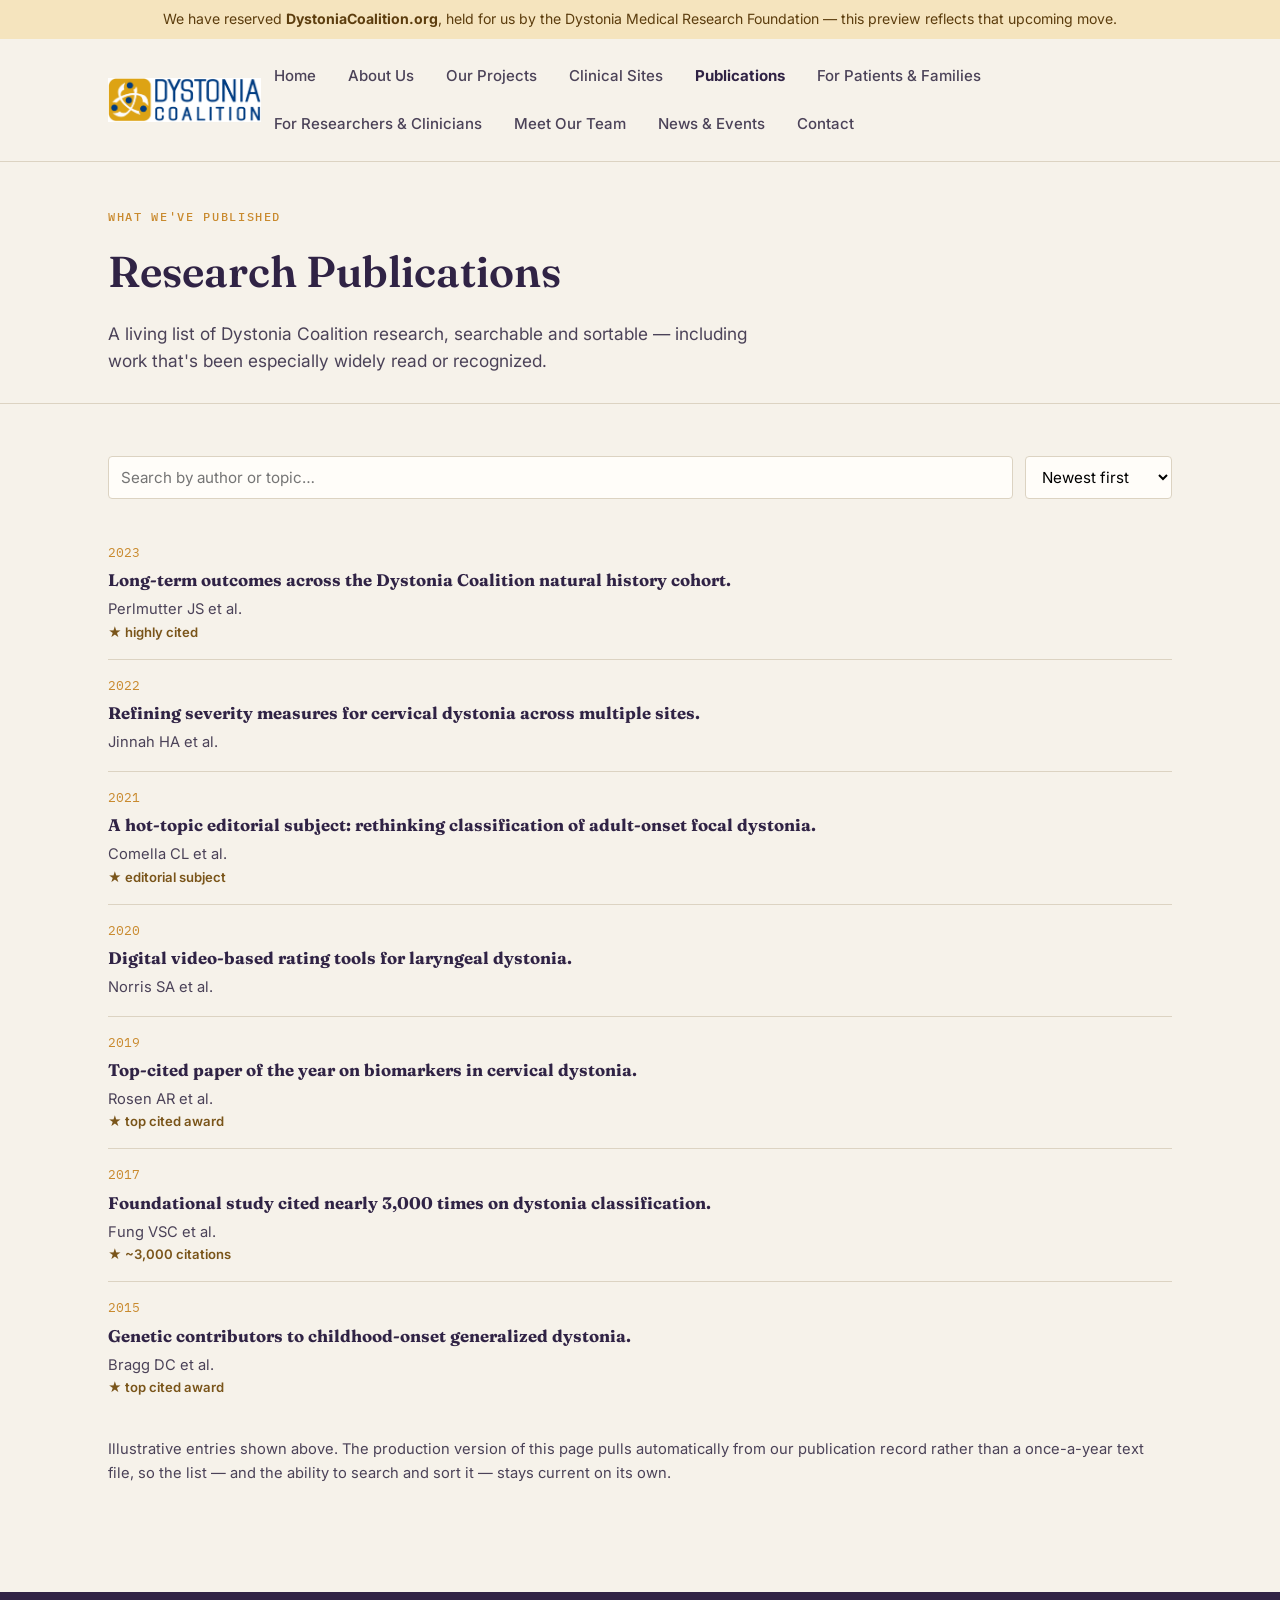
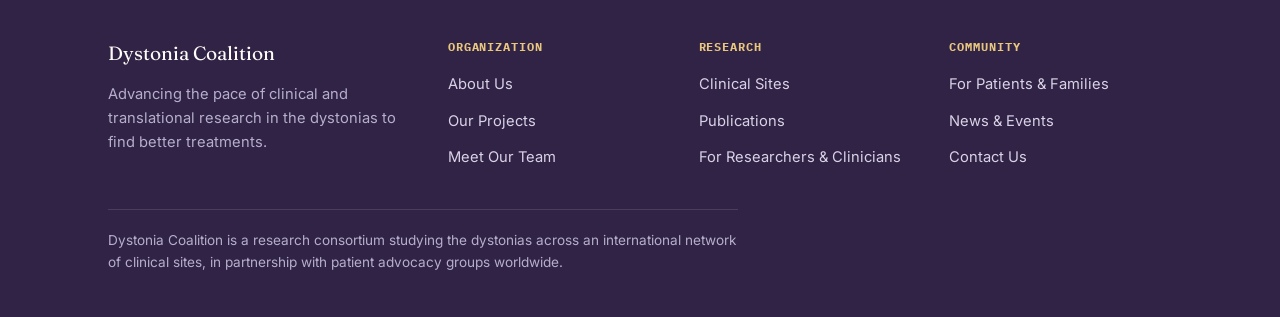
<file: publications.html>
<!DOCTYPE html>
<html lang="en">
<head>
<meta charset="UTF-8">
<meta name="viewport" content="width=device-width, initial-scale=1.0">
<title>Publications · Dystonia Coalition</title>
<meta name="description" content="A searchable, sortable list of Dystonia Coalition research publications.">
<link rel="stylesheet" href="assets/style.css">
</head>
<body>
<div class="notice">We have reserved <strong>DystoniaCoalition.org</strong>, held for us by the Dystonia Medical Research Foundation — this preview reflects that upcoming move.</div>
<header class="site-header">
  <div class="wrap">
    <a class="brand" href="index.html">
      <img class="brand-mark" src="assets/DC-Logo.jpg" alt="Dystonia Coalition">
    </a>
    <button class="nav-toggle" aria-expanded="false" aria-label="Toggle menu">Menu</button>
    <nav class="primary-nav" aria-label="Primary">
      <ul>
        <li><a href="index.html">Home</a></li>
        <li><a href="about.html">About Us</a></li>
        <li><a href="projects.html">Our Projects</a></li>
        <li><a href="sites.html">Clinical Sites</a></li>
        <li><a href="publications.html" aria-current="page">Publications</a></li>
        <li><a href="patients.html">For Patients & Families</a></li>
        <li><a href="researchers.html">For Researchers & Clinicians</a></li>
        <li><a href="team.html">Meet Our Team</a></li>
        <li><a href="news.html">News & Events</a></li>
        <li><a href="contact.html">Contact</a></li>
      </ul>
    </nav>
  </div>
</header>
<main>

<section class="page-head">
  <div class="wrap">
    <p class="eyebrow">What we've published</p>
    <h1>Research Publications</h1>
    <p class="dek">A living list of Dystonia Coalition research, searchable and sortable — including work that's been especially widely read or recognized.</p>
  </div>
</section>

<section>
  <div class="wrap">
    <div class="filter-bar">
      <input type="search" id="pub-search" placeholder="Search by author or topic…" aria-label="Search publications">
      <select id="pub-sort" aria-label="Sort publications">
        <option value="year-desc">Newest first</option>
        <option value="year-asc">Oldest first</option>
        <option value="author">By first author</option>
      </select>
    </div>
    <div id="pub-list">
      <div class="pub" data-year="2023" data-author="Perlmutter JS et al.">
        <div class="pyear">2023</div>
        <h4>Long-term outcomes across the Dystonia Coalition natural history cohort.</h4>
        <p>Perlmutter JS et al.</p>
        <div class="highlight">★ highly cited</div>
      </div>
      <div class="pub" data-year="2022" data-author="Jinnah HA et al.">
        <div class="pyear">2022</div>
        <h4>Refining severity measures for cervical dystonia across multiple sites.</h4>
        <p>Jinnah HA et al.</p>
        
      </div>
      <div class="pub" data-year="2021" data-author="Comella CL et al.">
        <div class="pyear">2021</div>
        <h4>A hot-topic editorial subject: rethinking classification of adult-onset focal dystonia.</h4>
        <p>Comella CL et al.</p>
        <div class="highlight">★ editorial subject</div>
      </div>
      <div class="pub" data-year="2020" data-author="Norris SA et al.">
        <div class="pyear">2020</div>
        <h4>Digital video-based rating tools for laryngeal dystonia.</h4>
        <p>Norris SA et al.</p>
        
      </div>
      <div class="pub" data-year="2019" data-author="Rosen AR et al.">
        <div class="pyear">2019</div>
        <h4>Top-cited paper of the year on biomarkers in cervical dystonia.</h4>
        <p>Rosen AR et al.</p>
        <div class="highlight">★ top cited award</div>
      </div>
      <div class="pub" data-year="2017" data-author="Fung VSC et al.">
        <div class="pyear">2017</div>
        <h4>Foundational study cited nearly 3,000 times on dystonia classification.</h4>
        <p>Fung VSC et al.</p>
        <div class="highlight">★ ~3,000 citations</div>
      </div>
      <div class="pub" data-year="2015" data-author="Bragg DC et al.">
        <div class="pyear">2015</div>
        <h4>Genetic contributors to childhood-onset generalized dystonia.</h4>
        <p>Bragg DC et al.</p>
        <div class="highlight">★ top cited award</div>
      </div>
    </div>
    <p style="color:var(--ink-soft); margin-top:24px; font-size:0.92rem;">Illustrative entries shown above. The production version of this page pulls automatically from our publication record rather than a once-a-year text file, so the list — and the ability to search and sort it — stays current on its own.</p>
  </div>
</section>

</main>
<footer class="site-footer">
  <div class="wrap">
    <div class="foot-grid">
      <div>
        <div class="foot-brand">Dystonia Coalition</div>
        <p style="max-width:32ch;color:#B6AECB;font-size:0.92rem;">Advancing the pace of clinical and translational research in the dystonias to find better treatments.</p>
      </div>
      <div>
        <h5>Organization</h5>
        <ul>
          <li><a href="about.html">About Us</a></li>
          <li><a href="projects.html">Our Projects</a></li>
          <li><a href="team.html">Meet Our Team</a></li>
        </ul>
      </div>
      <div>
        <h5>Research</h5>
        <ul>
          <li><a href="sites.html">Clinical Sites</a></li>
          <li><a href="publications.html">Publications</a></li>
          <li><a href="researchers.html">For Researchers &amp; Clinicians</a></li>
        </ul>
      </div>
      <div>
        <h5>Community</h5>
        <ul>
          <li><a href="patients.html">For Patients &amp; Families</a></li>
          <li><a href="news.html">News &amp; Events</a></li>
          <li><a href="contact.html">Contact Us</a></li>
        </ul>
      </div>
    </div>
    <p class="foot-note">Dystonia Coalition is a research consortium studying the dystonias across an international network of clinical sites, in partnership with patient advocacy groups worldwide.</p>
  </div>
</footer>
<script src="assets/script.js"></script>
</body>
</html>
</file>
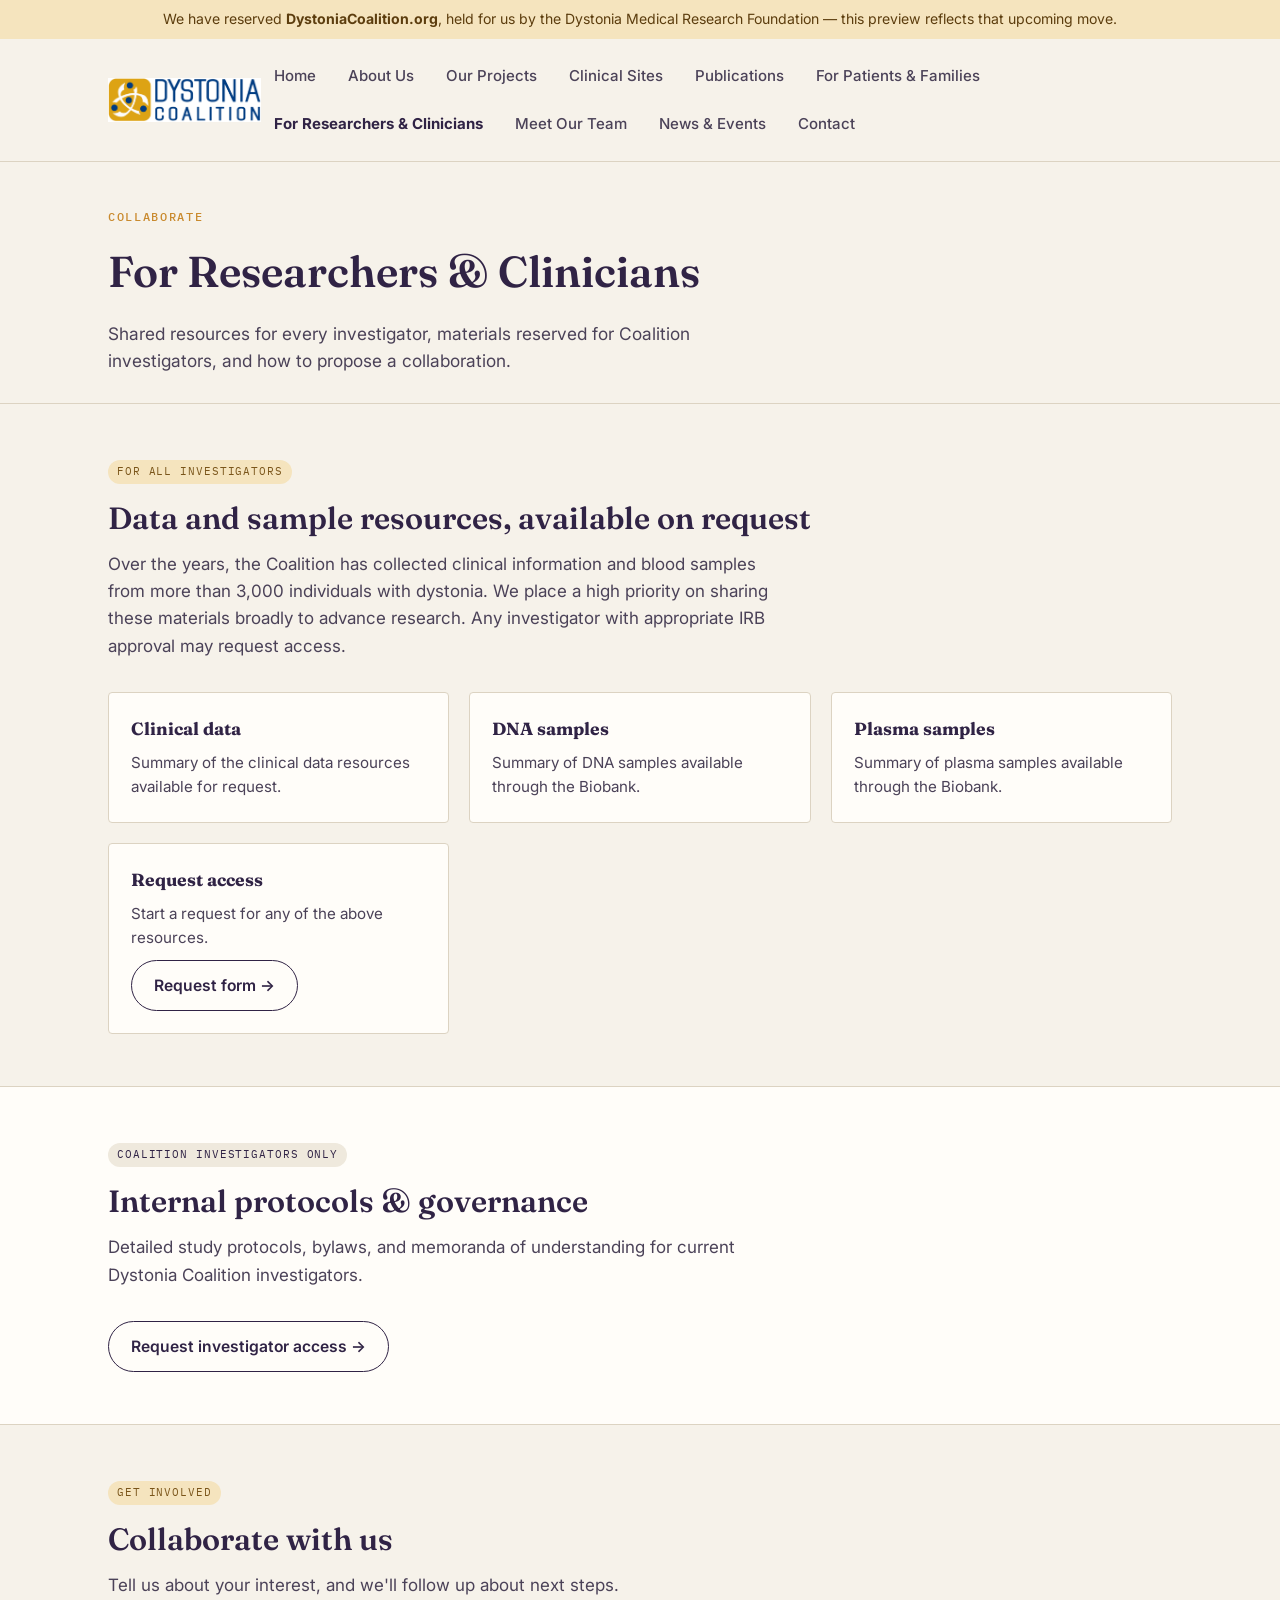
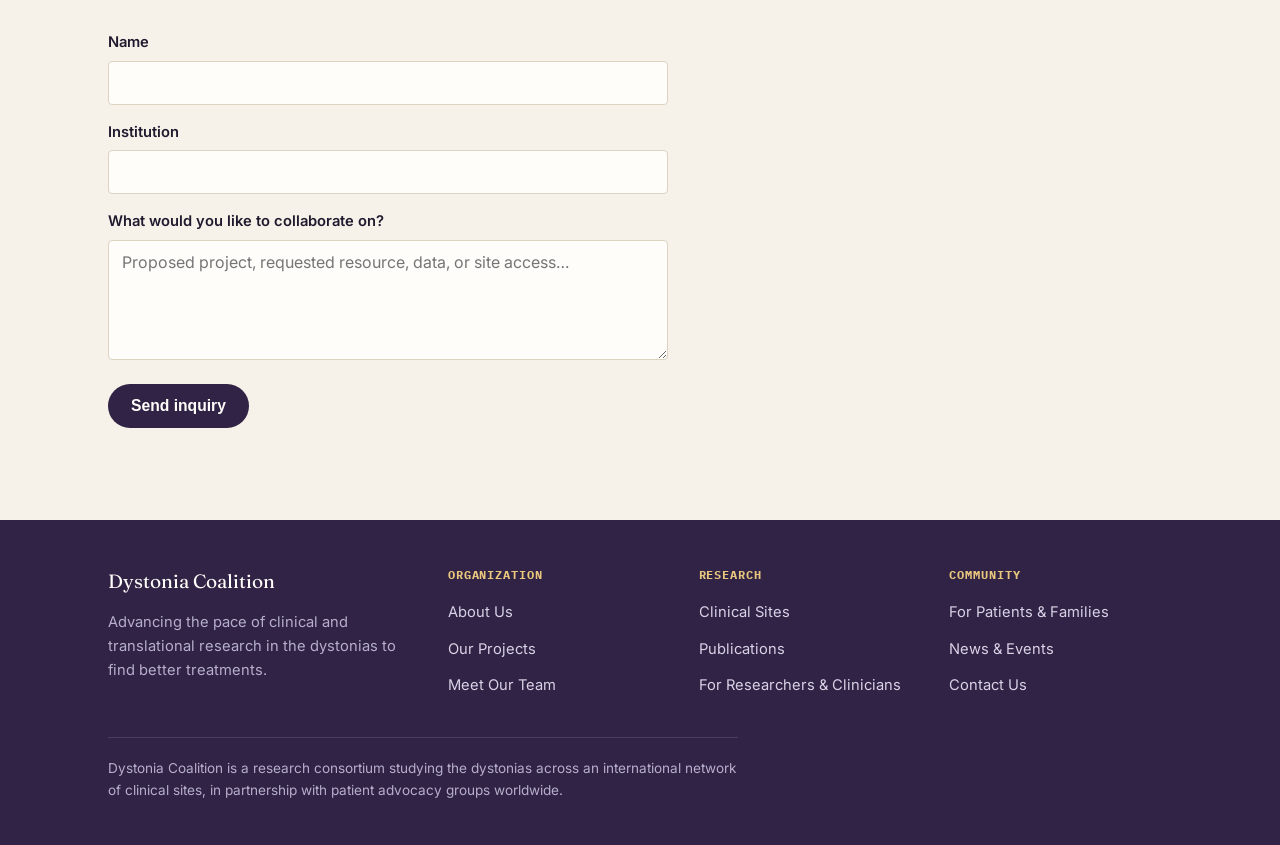
<file: researchers.html>
<!DOCTYPE html>
<html lang="en">
<head>
<meta charset="UTF-8">
<meta name="viewport" content="width=device-width, initial-scale=1.0">
<title>For Researchers & Clinicians · Dystonia Coalition</title>
<meta name="description" content="Shared data resources, investigator protocols, and how to collaborate with the Dystonia Coalition.">
<link rel="stylesheet" href="assets/style.css">
</head>
<body>
<div class="notice">We have reserved <strong>DystoniaCoalition.org</strong>, held for us by the Dystonia Medical Research Foundation — this preview reflects that upcoming move.</div>
<header class="site-header">
  <div class="wrap">
    <a class="brand" href="index.html">
      <img class="brand-mark" src="assets/DC-Logo.jpg" alt="Dystonia Coalition">
    </a>
    <button class="nav-toggle" aria-expanded="false" aria-label="Toggle menu">Menu</button>
    <nav class="primary-nav" aria-label="Primary">
      <ul>
        <li><a href="index.html">Home</a></li>
        <li><a href="about.html">About Us</a></li>
        <li><a href="projects.html">Our Projects</a></li>
        <li><a href="sites.html">Clinical Sites</a></li>
        <li><a href="publications.html">Publications</a></li>
        <li><a href="patients.html">For Patients & Families</a></li>
        <li><a href="researchers.html" aria-current="page">For Researchers & Clinicians</a></li>
        <li><a href="team.html">Meet Our Team</a></li>
        <li><a href="news.html">News & Events</a></li>
        <li><a href="contact.html">Contact</a></li>
      </ul>
    </nav>
  </div>
</header>
<main>

<section class="page-head">
  <div class="wrap">
    <p class="eyebrow">Collaborate</p>
    <h1>For Researchers &amp; Clinicians</h1>
    <p class="dek">Shared resources for every investigator, materials reserved for Coalition investigators, and how to propose a collaboration.</p>
  </div>
</section>

<section>
  <div class="wrap">
    <span class="tag gold">For all investigators</span>
    <h2 class="section-title">Data and sample resources, available on request</h2>
    <p class="section-dek">Over the years, the Coalition has collected clinical information and blood samples from more than 3,000 individuals with dystonia. We place a high priority on sharing these materials broadly to advance research. Any investigator with appropriate IRB approval may request access.</p>
    <div class="card-grid">
      <div class="card"><h4>Clinical data</h4><p>Summary of the clinical data resources available for request.</p></div>
      <div class="card"><h4>DNA samples</h4><p>Summary of DNA samples available through the Biobank.</p></div>
      <div class="card"><h4>Plasma samples</h4><p>Summary of plasma samples available through the Biobank.</p></div>
      <div class="card"><h4>Request access</h4><p>Start a request for any of the above resources.</p><a class="btn btn-ghost" style="margin-top:10px;" href="contact.html">Request form →</a></div>
    </div>
  </div>
</section>

<section class="panel">
  <div class="wrap">
    <span class="tag">Coalition investigators only</span>
    <h2 class="section-title">Internal protocols &amp; governance</h2>
    <p class="section-dek">Detailed study protocols, bylaws, and memoranda of understanding for current Dystonia Coalition investigators.</p>
    <a class="btn btn-ghost" href="contact.html">Request investigator access →</a>
  </div>
</section>

<section>
  <div class="wrap">
    <span class="tag gold">Get involved</span>
    <h2 class="section-title">Collaborate with us</h2>
    <p class="section-dek">Tell us about your interest, and we'll follow up about next steps.</p>
    <form class="stack" action="https://formsubmit.co/el/wukale" method="post">
      <input type="hidden" name="_subject" value="New Collaboration inquiry — Dystonia Coalition site">
      <input type="hidden" name="_template" value="table">
      <div>
        <label for="name">Name</label>
        <input type="text" id="name" name="name" required>
      </div>
      <div>
        <label for="institution">Institution</label>
        <input type="text" id="institution" name="institution" required>
      </div>
      <div>
        <label for="interest">What would you like to collaborate on?</label>
        <textarea id="interest" name="interest" placeholder="Proposed project, requested resource, data, or site access…"></textarea>
      </div>
      <div>
        <button class="btn btn-primary" type="submit">Send inquiry</button>
      </div>
    </form>
  </div>
</section>

</main>
<footer class="site-footer">
  <div class="wrap">
    <div class="foot-grid">
      <div>
        <div class="foot-brand">Dystonia Coalition</div>
        <p style="max-width:32ch;color:#B6AECB;font-size:0.92rem;">Advancing the pace of clinical and translational research in the dystonias to find better treatments.</p>
      </div>
      <div>
        <h5>Organization</h5>
        <ul>
          <li><a href="about.html">About Us</a></li>
          <li><a href="projects.html">Our Projects</a></li>
          <li><a href="team.html">Meet Our Team</a></li>
        </ul>
      </div>
      <div>
        <h5>Research</h5>
        <ul>
          <li><a href="sites.html">Clinical Sites</a></li>
          <li><a href="publications.html">Publications</a></li>
          <li><a href="researchers.html">For Researchers &amp; Clinicians</a></li>
        </ul>
      </div>
      <div>
        <h5>Community</h5>
        <ul>
          <li><a href="patients.html">For Patients &amp; Families</a></li>
          <li><a href="news.html">News &amp; Events</a></li>
          <li><a href="contact.html">Contact Us</a></li>
        </ul>
      </div>
    </div>
    <p class="foot-note">Dystonia Coalition is a research consortium studying the dystonias across an international network of clinical sites, in partnership with patient advocacy groups worldwide.</p>
  </div>
</footer>
<script src="assets/script.js"></script>
</body>
</html>
</file>
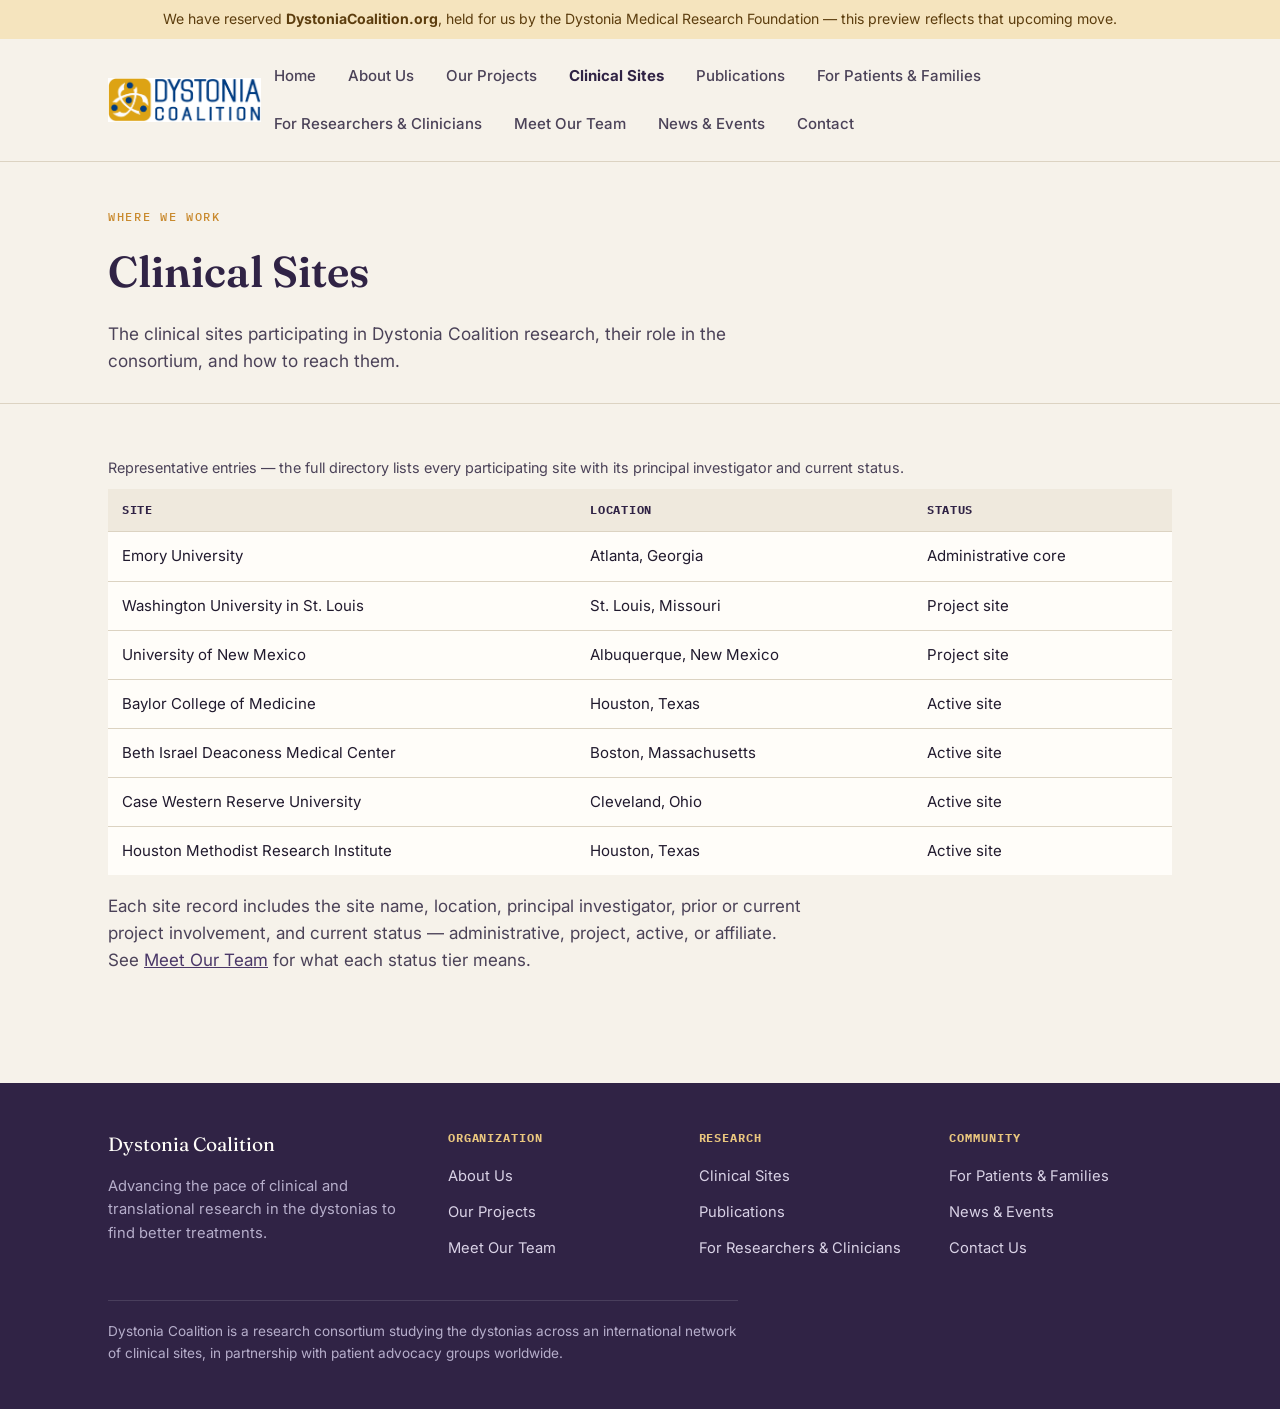
<file: sites.html>
<!DOCTYPE html>
<html lang="en">
<head>
<meta charset="UTF-8">
<meta name="viewport" content="width=device-width, initial-scale=1.0">
<title>Clinical Sites · Dystonia Coalition</title>
<meta name="description" content="Clinical sites participating in Dystonia Coalition research.">
<link rel="stylesheet" href="assets/style.css">
</head>
<body>
<div class="notice">We have reserved <strong>DystoniaCoalition.org</strong>, held for us by the Dystonia Medical Research Foundation — this preview reflects that upcoming move.</div>
<header class="site-header">
  <div class="wrap">
    <a class="brand" href="index.html">
      <img class="brand-mark" src="assets/DC-Logo.jpg" alt="Dystonia Coalition">
    </a>
    <button class="nav-toggle" aria-expanded="false" aria-label="Toggle menu">Menu</button>
    <nav class="primary-nav" aria-label="Primary">
      <ul>
        <li><a href="index.html">Home</a></li>
        <li><a href="about.html">About Us</a></li>
        <li><a href="projects.html">Our Projects</a></li>
        <li><a href="sites.html" aria-current="page">Clinical Sites</a></li>
        <li><a href="publications.html">Publications</a></li>
        <li><a href="patients.html">For Patients & Families</a></li>
        <li><a href="researchers.html">For Researchers & Clinicians</a></li>
        <li><a href="team.html">Meet Our Team</a></li>
        <li><a href="news.html">News & Events</a></li>
        <li><a href="contact.html">Contact</a></li>
      </ul>
    </nav>
  </div>
</header>
<main>

<section class="page-head">
  <div class="wrap">
    <p class="eyebrow">Where we work</p>
    <h1>Clinical Sites</h1>
    <p class="dek">The clinical sites participating in Dystonia Coalition research, their role in the consortium, and how to reach them.</p>
  </div>
</section>

<section>
  <div class="wrap">
    <table class="data">
      <caption>Representative entries — the full directory lists every participating site with its principal investigator and current status.</caption>
      <thead>
        <tr><th>Site</th><th>Location</th><th>Status</th></tr>
      </thead>
      <tbody>
        <tr><td>Emory University</td><td>Atlanta, Georgia</td><td>Administrative core</td></tr>
        <tr><td>Washington University in St. Louis</td><td>St. Louis, Missouri</td><td>Project site</td></tr>
        <tr><td>University of New Mexico</td><td>Albuquerque, New Mexico</td><td>Project site</td></tr>
        <tr><td>Baylor College of Medicine</td><td>Houston, Texas</td><td>Active site</td></tr>
        <tr><td>Beth Israel Deaconess Medical Center</td><td>Boston, Massachusetts</td><td>Active site</td></tr>
        <tr><td>Case Western Reserve University</td><td>Cleveland, Ohio</td><td>Active site</td></tr>
        <tr><td>Houston Methodist Research Institute</td><td>Houston, Texas</td><td>Active site</td></tr>
      </tbody>
    </table>
    <p style="color:var(--ink-soft); margin-top:18px; max-width:64ch;">Each site record includes the site name, location, principal investigator, prior or current project involvement, and current status — administrative, project, active, or affiliate. See <a href="team.html">Meet Our Team</a> for what each status tier means.</p>
  </div>
</section>

</main>
<footer class="site-footer">
  <div class="wrap">
    <div class="foot-grid">
      <div>
        <div class="foot-brand">Dystonia Coalition</div>
        <p style="max-width:32ch;color:#B6AECB;font-size:0.92rem;">Advancing the pace of clinical and translational research in the dystonias to find better treatments.</p>
      </div>
      <div>
        <h5>Organization</h5>
        <ul>
          <li><a href="about.html">About Us</a></li>
          <li><a href="projects.html">Our Projects</a></li>
          <li><a href="team.html">Meet Our Team</a></li>
        </ul>
      </div>
      <div>
        <h5>Research</h5>
        <ul>
          <li><a href="sites.html">Clinical Sites</a></li>
          <li><a href="publications.html">Publications</a></li>
          <li><a href="researchers.html">For Researchers &amp; Clinicians</a></li>
        </ul>
      </div>
      <div>
        <h5>Community</h5>
        <ul>
          <li><a href="patients.html">For Patients &amp; Families</a></li>
          <li><a href="news.html">News &amp; Events</a></li>
          <li><a href="contact.html">Contact Us</a></li>
        </ul>
      </div>
    </div>
    <p class="foot-note">Dystonia Coalition is a research consortium studying the dystonias across an international network of clinical sites, in partnership with patient advocacy groups worldwide.</p>
  </div>
</footer>
<script src="assets/script.js"></script>
</body>
</html>
</file>
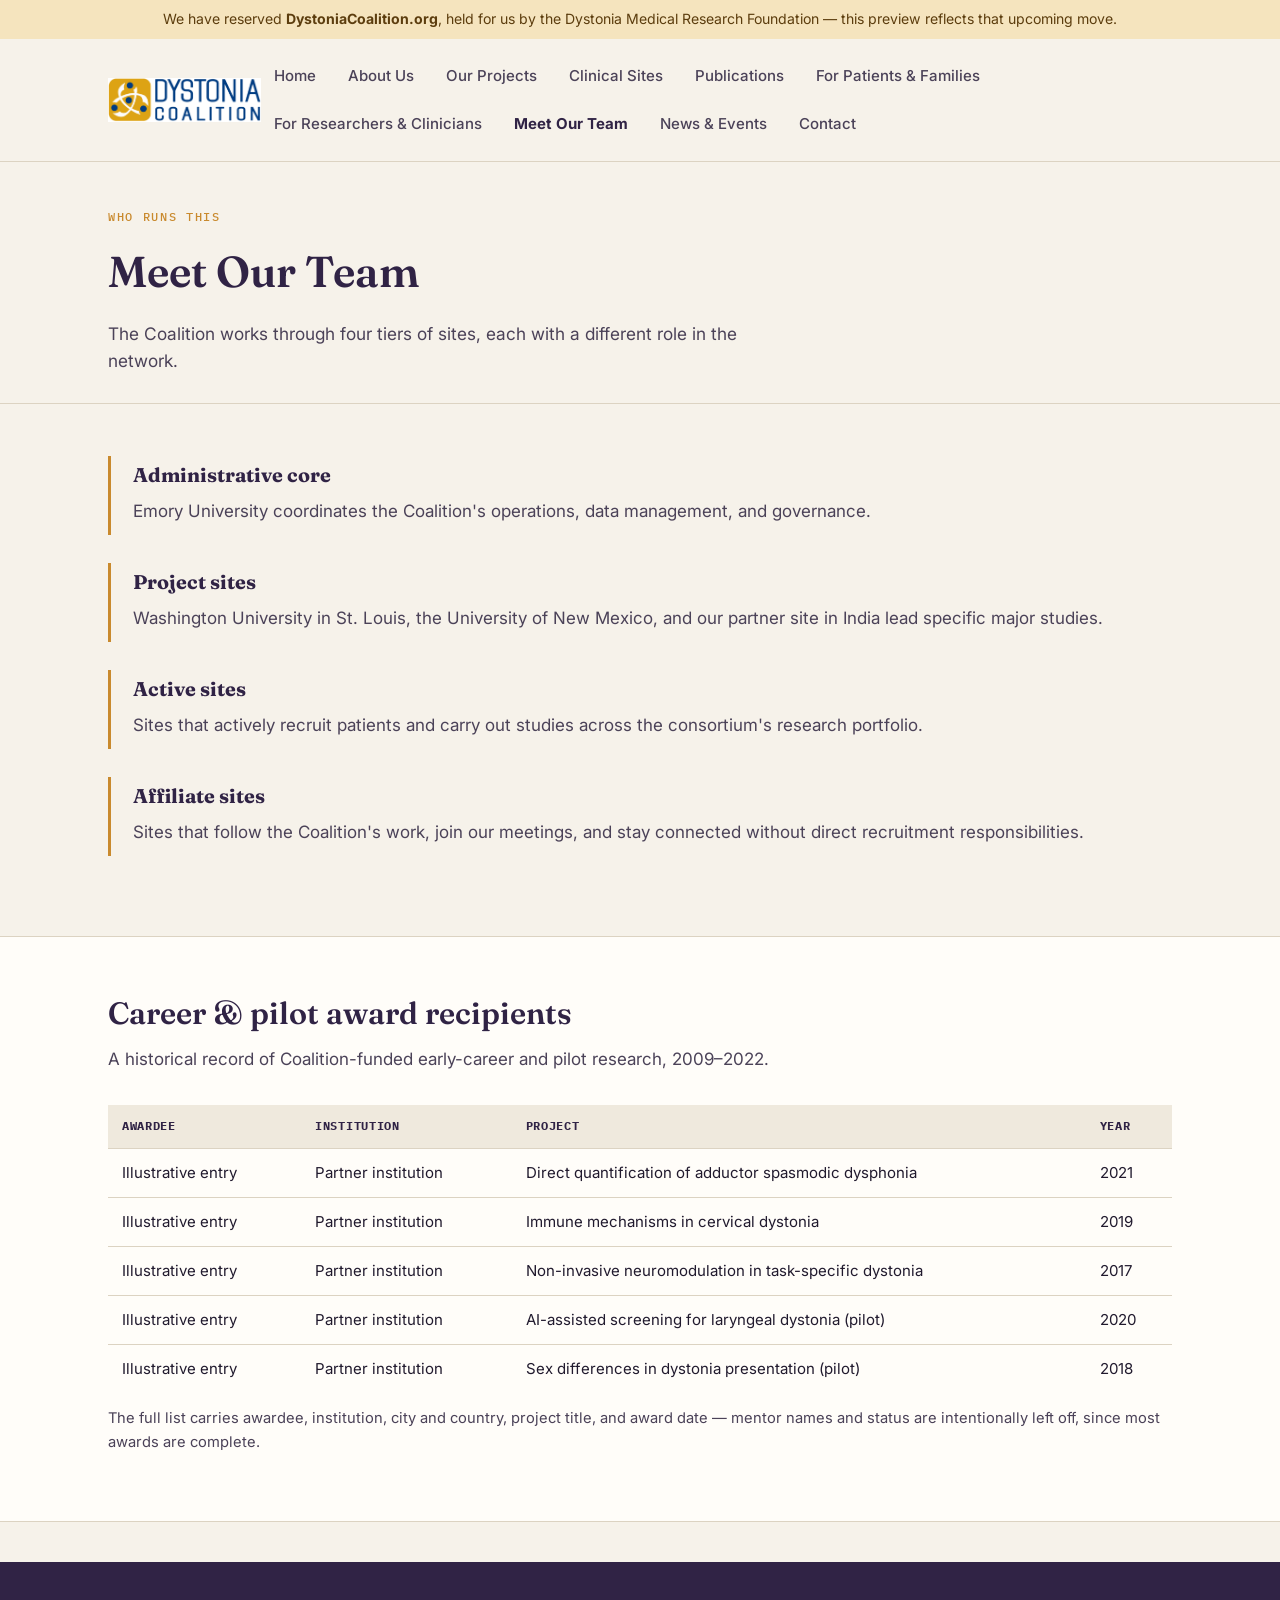
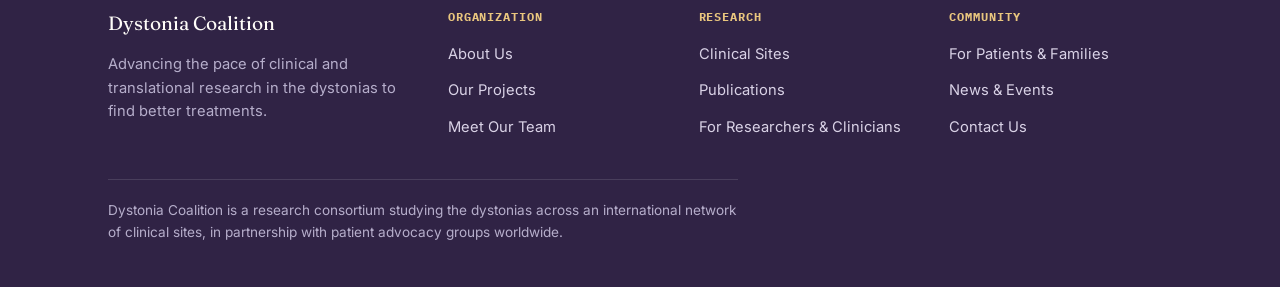
<file: team.html>
<!DOCTYPE html>
<html lang="en">
<head>
<meta charset="UTF-8">
<meta name="viewport" content="width=device-width, initial-scale=1.0">
<title>Meet Our Team · Dystonia Coalition</title>
<meta name="description" content="The tiers of sites that make up the Dystonia Coalition network, and our award recipients.">
<link rel="stylesheet" href="assets/style.css">
</head>
<body>
<div class="notice">We have reserved <strong>DystoniaCoalition.org</strong>, held for us by the Dystonia Medical Research Foundation — this preview reflects that upcoming move.</div>
<header class="site-header">
  <div class="wrap">
    <a class="brand" href="index.html">
      <img class="brand-mark" src="assets/DC-Logo.jpg" alt="Dystonia Coalition">
    </a>
    <button class="nav-toggle" aria-expanded="false" aria-label="Toggle menu">Menu</button>
    <nav class="primary-nav" aria-label="Primary">
      <ul>
        <li><a href="index.html">Home</a></li>
        <li><a href="about.html">About Us</a></li>
        <li><a href="projects.html">Our Projects</a></li>
        <li><a href="sites.html">Clinical Sites</a></li>
        <li><a href="publications.html">Publications</a></li>
        <li><a href="patients.html">For Patients & Families</a></li>
        <li><a href="researchers.html">For Researchers & Clinicians</a></li>
        <li><a href="team.html" aria-current="page">Meet Our Team</a></li>
        <li><a href="news.html">News & Events</a></li>
        <li><a href="contact.html">Contact</a></li>
      </ul>
    </nav>
  </div>
</header>
<main>

<section class="page-head">
  <div class="wrap">
    <p class="eyebrow">Who runs this</p>
    <h1>Meet Our Team</h1>
    <p class="dek">The Coalition works through four tiers of sites, each with a different role in the network.</p>
  </div>
</section>

<section>
  <div class="wrap">
    <div class="tier">
      <h3>Administrative core</h3>
      <p>Emory University coordinates the Coalition's operations, data management, and governance.</p>
    </div>
    <div class="tier">
      <h3>Project sites</h3>
      <p>Washington University in St. Louis, the University of New Mexico, and our partner site in India lead specific major studies.</p>
    </div>
    <div class="tier">
      <h3>Active sites</h3>
      <p>Sites that actively recruit patients and carry out studies across the consortium's research portfolio.</p>
    </div>
    <div class="tier">
      <h3>Affiliate sites</h3>
      <p>Sites that follow the Coalition's work, join our meetings, and stay connected without direct recruitment responsibilities.</p>
    </div>
  </div>
</section>

<section class="panel" id="awards">
  <div class="wrap">
    <h2 class="section-title">Career &amp; pilot award recipients</h2>
    <p class="section-dek">A historical record of Coalition-funded early-career and pilot research, 2009–2022.</p>
    <table class="data">
      <thead><tr><th>Awardee</th><th>Institution</th><th>Project</th><th>Year</th></tr></thead>
      <tbody>
        <tr><td>Illustrative entry</td><td>Partner institution</td><td>Direct quantification of adductor spasmodic dysphonia</td><td>2021</td></tr>
        <tr><td>Illustrative entry</td><td>Partner institution</td><td>Immune mechanisms in cervical dystonia</td><td>2019</td></tr>
        <tr><td>Illustrative entry</td><td>Partner institution</td><td>Non-invasive neuromodulation in task-specific dystonia</td><td>2017</td></tr>
        <tr><td>Illustrative entry</td><td>Partner institution</td><td>AI-assisted screening for laryngeal dystonia (pilot)</td><td>2020</td></tr>
        <tr><td>Illustrative entry</td><td>Partner institution</td><td>Sex differences in dystonia presentation (pilot)</td><td>2018</td></tr>
      </tbody>
    </table>
    <p style="color:var(--ink-soft); margin-top:14px; font-size:0.92rem;">The full list carries awardee, institution, city and country, project title, and award date — mentor names and status are intentionally left off, since most awards are complete.</p>
  </div>
</section>

</main>
<footer class="site-footer">
  <div class="wrap">
    <div class="foot-grid">
      <div>
        <div class="foot-brand">Dystonia Coalition</div>
        <p style="max-width:32ch;color:#B6AECB;font-size:0.92rem;">Advancing the pace of clinical and translational research in the dystonias to find better treatments.</p>
      </div>
      <div>
        <h5>Organization</h5>
        <ul>
          <li><a href="about.html">About Us</a></li>
          <li><a href="projects.html">Our Projects</a></li>
          <li><a href="team.html">Meet Our Team</a></li>
        </ul>
      </div>
      <div>
        <h5>Research</h5>
        <ul>
          <li><a href="sites.html">Clinical Sites</a></li>
          <li><a href="publications.html">Publications</a></li>
          <li><a href="researchers.html">For Researchers &amp; Clinicians</a></li>
        </ul>
      </div>
      <div>
        <h5>Community</h5>
        <ul>
          <li><a href="patients.html">For Patients &amp; Families</a></li>
          <li><a href="news.html">News &amp; Events</a></li>
          <li><a href="contact.html">Contact Us</a></li>
        </ul>
      </div>
    </div>
    <p class="foot-note">Dystonia Coalition is a research consortium studying the dystonias across an international network of clinical sites, in partnership with patient advocacy groups worldwide.</p>
  </div>
</footer>
<script src="assets/script.js"></script>
</body>
</html>
</file>
<file: assets/style.css>
/* ============================================================
   Dystonia Coalition — design tokens
   Paper warmth + deep plum ink, one wave motif as the signature.
   ============================================================ */

@import url('https://fonts.googleapis.com/css2?family=Fraunces:opsz,wght@9..144,400;9..144,500;9..144,600;9..144,700&family=Inter:wght@400;500;600;700&family=IBM+Plex+Mono:wght@500&display=swap');

:root{
  --paper: #F6F2EA;
  --paper-dim: #EFE9DD;
  --ink: #211A2E;
  --ink-soft: #4B4258;
  --plum: #4B3868;
  --plum-deep: #302345;
  --gold: #C98A2E;
  --gold-soft: #E9C67E;
  --line: #DCD3C2;
  --white: #FFFDF9;

  --display: 'Fraunces', serif;
  --body: 'Inter', -apple-system, BlinkMacSystemFont, sans-serif;
  --mono: 'IBM Plex Mono', monospace;

  --max: 1120px;
  --radius: 4px;
}

*{ box-sizing: border-box; }
html{ scroll-behavior: smooth; }

body{
  margin: 0;
  background: var(--paper);
  color: var(--ink);
  font-family: var(--body);
  font-size: 17px;
  line-height: 1.6;
  -webkit-font-smoothing: antialiased;
}

img{ max-width: 100%; display: block; }
a{ color: var(--plum); }
a:focus-visible, button:focus-visible, input:focus-visible, textarea:focus-visible{
  outline: 3px solid var(--gold);
  outline-offset: 2px;
}

.wrap{
  max-width: var(--max);
  margin: 0 auto;
  padding: 0 28px;
}

/* ---------- Wave motif (signature element) ---------- */
.wave-divider{
  display: block;
  width: 100%;
  height: 28px;
  margin: 0 auto;
}
.wave-divider path{ stroke: var(--gold); stroke-width: 2.5; fill: none; }

/* ---------- Header / nav ---------- */
.site-header{
  position: sticky;
  top: 0;
  z-index: 50;
  background: var(--paper);
  border-bottom: 1px solid var(--line);
}
.site-header .wrap{
  display: flex;
  align-items: center;
  justify-content: space-between;
  padding-top: 16px;
  padding-bottom: 16px;
}
.brand{
  display: flex;
  align-items: baseline;
  gap: 10px;
  text-decoration: none;
  color: var(--ink);
}
.brand-mark{
  height: 44px;
  width: auto;
  max-width: 220px;
  object-fit: contain;
  flex-shrink: 0;
}
.brand-name{
  font-family: var(--display);
  font-weight: 600;
  font-size: 1.32rem;
  letter-spacing: -0.01em;
  color: var(--plum-deep);
}
.brand-tag{
  display: none;
}

nav.primary-nav{ display: flex; }
nav.primary-nav ul{
  list-style: none;
  display: flex;
  gap: 6px;
  margin: 0;
  padding: 0;
  flex-wrap: wrap;
}
nav.primary-nav a{
  display: inline-block;
  padding: 9px 13px;
  text-decoration: none;
  color: var(--ink-soft);
  font-size: 0.94rem;
  font-weight: 500;
  border-radius: var(--radius);
}
nav.primary-nav a:hover{ background: var(--paper-dim); color: var(--ink); }
nav.primary-nav a[aria-current="page"]{ color: var(--plum-deep); font-weight: 700; }

.nav-toggle{
  display: none;
  background: none;
  border: 1px solid var(--line);
  border-radius: var(--radius);
  padding: 8px 10px;
  font-family: var(--body);
  font-size: 0.9rem;
  color: var(--ink);
  cursor: pointer;
}

@media (max-width: 860px){
  nav.primary-nav{
    display: none;
    position: absolute;
    top: 100%;
    left: 0;
    right: 0;
    background: var(--paper);
    border-bottom: 1px solid var(--line);
    padding: 8px 12px 18px;
  }
  nav.primary-nav.open{ display: block; }
  nav.primary-nav ul{ flex-direction: column; gap: 2px; }
  .nav-toggle{ display: inline-block; }
}

/* ---------- Buttons / pills ---------- */
.btn{
  display: inline-flex;
  align-items: center;
  gap: 8px;
  padding: 12px 22px;
  border-radius: 999px;
  text-decoration: none;
  font-weight: 600;
  font-size: 0.98rem;
  border: 1.5px solid transparent;
  transition: transform .15s ease, background .15s ease;
}
.btn-primary{ background: var(--plum-deep); color: var(--white); }
.btn-primary:hover{ background: var(--plum); }
.btn-ghost{ background: transparent; color: var(--plum-deep); border-color: var(--plum-deep); }
.btn-ghost:hover{ background: var(--plum-deep); color: var(--white); }
.btn-gold{ background: var(--gold); color: var(--plum-deep); }
.btn-gold:hover{ transform: translateY(-1px); }

/* ---------- Hero ---------- */
.hero{
  padding: 64px 0 40px;
}
.eyebrow{
  font-family: var(--mono);
  text-transform: uppercase;
  letter-spacing: 0.14em;
  font-size: 0.74rem;
  color: var(--gold);
  font-weight: 500;
  margin: 0 0 14px;
}
.hero h1{
  font-family: var(--display);
  font-size: clamp(2.2rem, 4.4vw, 3.4rem);
  line-height: 1.06;
  font-weight: 600;
  color: var(--plum-deep);
  max-width: 15ch;
  margin: 0 0 22px;
}
.hero p.lede{
  font-size: 1.18rem;
  color: var(--ink-soft);
  max-width: 56ch;
  margin: 0 0 30px;
}
.hero-actions{ display: flex; gap: 14px; flex-wrap: wrap; }

/* ---------- Page header (non-home pages) ---------- */
.page-head{ padding: 46px 0 28px; border-bottom: 1px solid var(--line); }
.page-head .eyebrow{ margin-bottom: 10px; }
.page-head h1{
  font-family: var(--display);
  font-weight: 600;
  font-size: clamp(1.9rem, 3.4vw, 2.7rem);
  color: var(--plum-deep);
  margin: 0 0 14px;
  max-width: 22ch;
}
.page-head p.dek{
  font-size: 1.08rem;
  color: var(--ink-soft);
  max-width: 60ch;
  margin: 0;
}

/* ---------- Sections ---------- */
section{ padding: 52px 0; }
section.tight{ padding: 36px 0; }
section.panel{ background: var(--white); border-top: 1px solid var(--line); border-bottom: 1px solid var(--line); }
section.deep{ background: var(--plum-deep); color: var(--paper); }
section.deep .eyebrow{ color: var(--gold-soft); }
section.deep h2{ color: var(--white); }
section.deep p{ color: #D9D2E6; }

h2.section-title{
  font-family: var(--display);
  font-weight: 600;
  font-size: clamp(1.5rem, 2.4vw, 2rem);
  color: var(--plum-deep);
  margin: 0 0 8px;
}
p.section-dek{ color: var(--ink-soft); max-width: 62ch; margin: 0 0 32px; }

/* ---------- Nav-card grid (home main topics) ---------- */
.topic-grid{
  display: grid;
  grid-template-columns: repeat(auto-fit, minmax(230px, 1fr));
  gap: 18px;
}
.topic-card{
  background: var(--white);
  border: 1px solid var(--line);
  border-radius: var(--radius);
  padding: 26px 24px;
  text-decoration: none;
  color: var(--ink);
  display: flex;
  flex-direction: column;
  gap: 10px;
  transition: border-color .15s ease, transform .15s ease;
}
.topic-card:hover{ border-color: var(--gold); transform: translateY(-3px); }
.topic-card .idx{
  font-family: var(--mono);
  font-size: 0.78rem;
  color: var(--gold);
}
.topic-card h3{
  font-family: var(--display);
  font-size: 1.24rem;
  margin: 0;
  color: var(--plum-deep);
}
.topic-card p{ margin: 0; color: var(--ink-soft); font-size: 0.95rem; }
.topic-card .go{ margin-top: auto; font-weight: 600; font-size: 0.9rem; color: var(--plum); }

/* ---------- Generic content blocks ---------- */
.prose{ max-width: 72ch; }
.prose p{ margin: 0 0 18px; color: var(--ink-soft); }
.prose h3{ font-family: var(--display); color: var(--plum-deep); font-size: 1.3rem; margin: 34px 0 12px; }
.prose ul{ color: var(--ink-soft); padding-left: 22px; }
.prose li{ margin-bottom: 8px; }

.card-grid{
  display: grid;
  grid-template-columns: repeat(auto-fit, minmax(260px, 1fr));
  gap: 20px;
}
.card{
  background: var(--white);
  border: 1px solid var(--line);
  border-radius: var(--radius);
  padding: 22px;
}
.card h4{ font-family: var(--display); color: var(--plum-deep); margin: 0 0 8px; font-size: 1.1rem; }
.card p{ margin: 0; color: var(--ink-soft); font-size: 0.95rem; }
.tag{
  display: inline-block;
  font-family: var(--mono);
  font-size: 0.7rem;
  text-transform: uppercase;
  letter-spacing: 0.08em;
  background: var(--paper-dim);
  color: var(--plum-deep);
  padding: 3px 9px;
  border-radius: 999px;
  margin-bottom: 10px;
}
.tag.gold{ background: #F5E4BE; color: #7A551A; }

/* ---------- Tables ---------- */
table.data{
  width: 100%;
  border-collapse: collapse;
  background: var(--white);
  font-size: 0.94rem;
}
table.data caption{ text-align: left; margin-bottom: 10px; color: var(--ink-soft); font-size: 0.9rem; }
table.data th, table.data td{
  text-align: left;
  padding: 12px 14px;
  border-bottom: 1px solid var(--line);
}
table.data th{
  font-family: var(--mono);
  font-size: 0.72rem;
  text-transform: uppercase;
  letter-spacing: 0.06em;
  color: var(--plum-deep);
  background: var(--paper-dim);
}
table.data tr:last-child td{ border-bottom: none; }

/* ---------- Tier list (team page) ---------- */
.tier{
  border-left: 3px solid var(--gold);
  padding: 4px 0 4px 22px;
  margin-bottom: 28px;
}
.tier h3{ font-family: var(--display); color: var(--plum-deep); margin: 0 0 6px; }
.tier p{ margin: 0 0 6px; color: var(--ink-soft); }

/* ---------- PAG logo grid (patients page) ---------- */
.pag-grid{
  display: grid;
  grid-template-columns: repeat(auto-fill, minmax(150px, 1fr));
  gap: 14px;
}
.pag-tile{
  aspect-ratio: 1.5;
  background: var(--white);
  border: 1px solid var(--line);
  border-radius: var(--radius);
  display: flex;
  align-items: center;
  justify-content: center;
  text-align: center;
  padding: 12px;
  font-size: 0.82rem;
  color: var(--ink-soft);
  text-decoration: none;
  font-weight: 600;
}
.pag-tile:hover{ border-color: var(--gold); color: var(--plum-deep); }

/* ---------- Forms ---------- */
form.stack{ display: grid; gap: 16px; max-width: 560px; }
form.stack label{ font-weight: 600; font-size: 0.92rem; display: block; margin-bottom: 6px; }
form.stack input, form.stack select, form.stack textarea{
  width: 100%;
  font-family: var(--body);
  font-size: 1rem;
  padding: 11px 13px;
  border: 1.5px solid var(--line);
  border-radius: var(--radius);
  background: var(--white);
  color: var(--ink);
}
form.stack textarea{ min-height: 120px; resize: vertical; }

/* ---------- Search / filter bar (publications) ---------- */
.filter-bar{
  display: flex;
  gap: 12px;
  flex-wrap: wrap;
  margin-bottom: 28px;
}
.filter-bar input, .filter-bar select{
  font-family: var(--body);
  padding: 10px 12px;
  border: 1.5px solid var(--line);
  border-radius: var(--radius);
  background: var(--white);
  font-size: 0.95rem;
}
.filter-bar input[type="search"]{ flex: 1; min-width: 200px; }

.pub{
  padding: 16px 0;
  border-bottom: 1px solid var(--line);
}
.pub:last-child{ border-bottom: none; }
.pub .pyear{ font-family: var(--mono); color: var(--gold); font-size: 0.8rem; }
.pub h4{ margin: 4px 0 4px; font-family: var(--display); font-size: 1.05rem; color: var(--plum-deep); }
.pub p{ margin: 0; color: var(--ink-soft); font-size: 0.92rem; }
.pub .highlight{ color: #7A551A; font-weight: 600; font-size: 0.82rem; }

/* ---------- Footer ---------- */
footer.site-footer{
  background: var(--plum-deep);
  color: #D9D2E6;
  padding: 46px 0 30px;
  margin-top: 40px;
}
footer.site-footer .foot-grid{
  display: grid;
  grid-template-columns: 1.4fr 1fr 1fr 1fr;
  gap: 28px;
  margin-bottom: 30px;
}
footer.site-footer h5{
  font-family: var(--mono);
  text-transform: uppercase;
  letter-spacing: 0.08em;
  font-size: 0.72rem;
  color: var(--gold-soft);
  margin: 0 0 14px;
}
footer.site-footer ul{ list-style: none; margin: 0; padding: 0; }
footer.site-footer li{ margin-bottom: 9px; }
footer.site-footer a{ color: #D9D2E6; text-decoration: none; font-size: 0.92rem; }
footer.site-footer a:hover{ color: var(--white); text-decoration: underline; }
footer.site-footer .foot-brand{ color: var(--white); font-family: var(--display); font-size: 1.2rem; margin-bottom: 10px; }
footer.site-footer .foot-note{
  font-size: 0.85rem;
  color: #B6AECB;
  border-top: 1px solid rgba(255,255,255,0.12);
  padding-top: 20px;
  max-width: 70ch;
}
@media (max-width: 760px){
  footer.site-footer .foot-grid{ grid-template-columns: 1fr 1fr; }
}

/* ---------- Domain notice banner ---------- */
.notice{
  background: #F5E4BE;
  color: #5C3D0E;
  font-size: 0.88rem;
  text-align: center;
  padding: 8px 16px;
}
.notice a{ color: #5C3D0E; font-weight: 700; }
</file>
